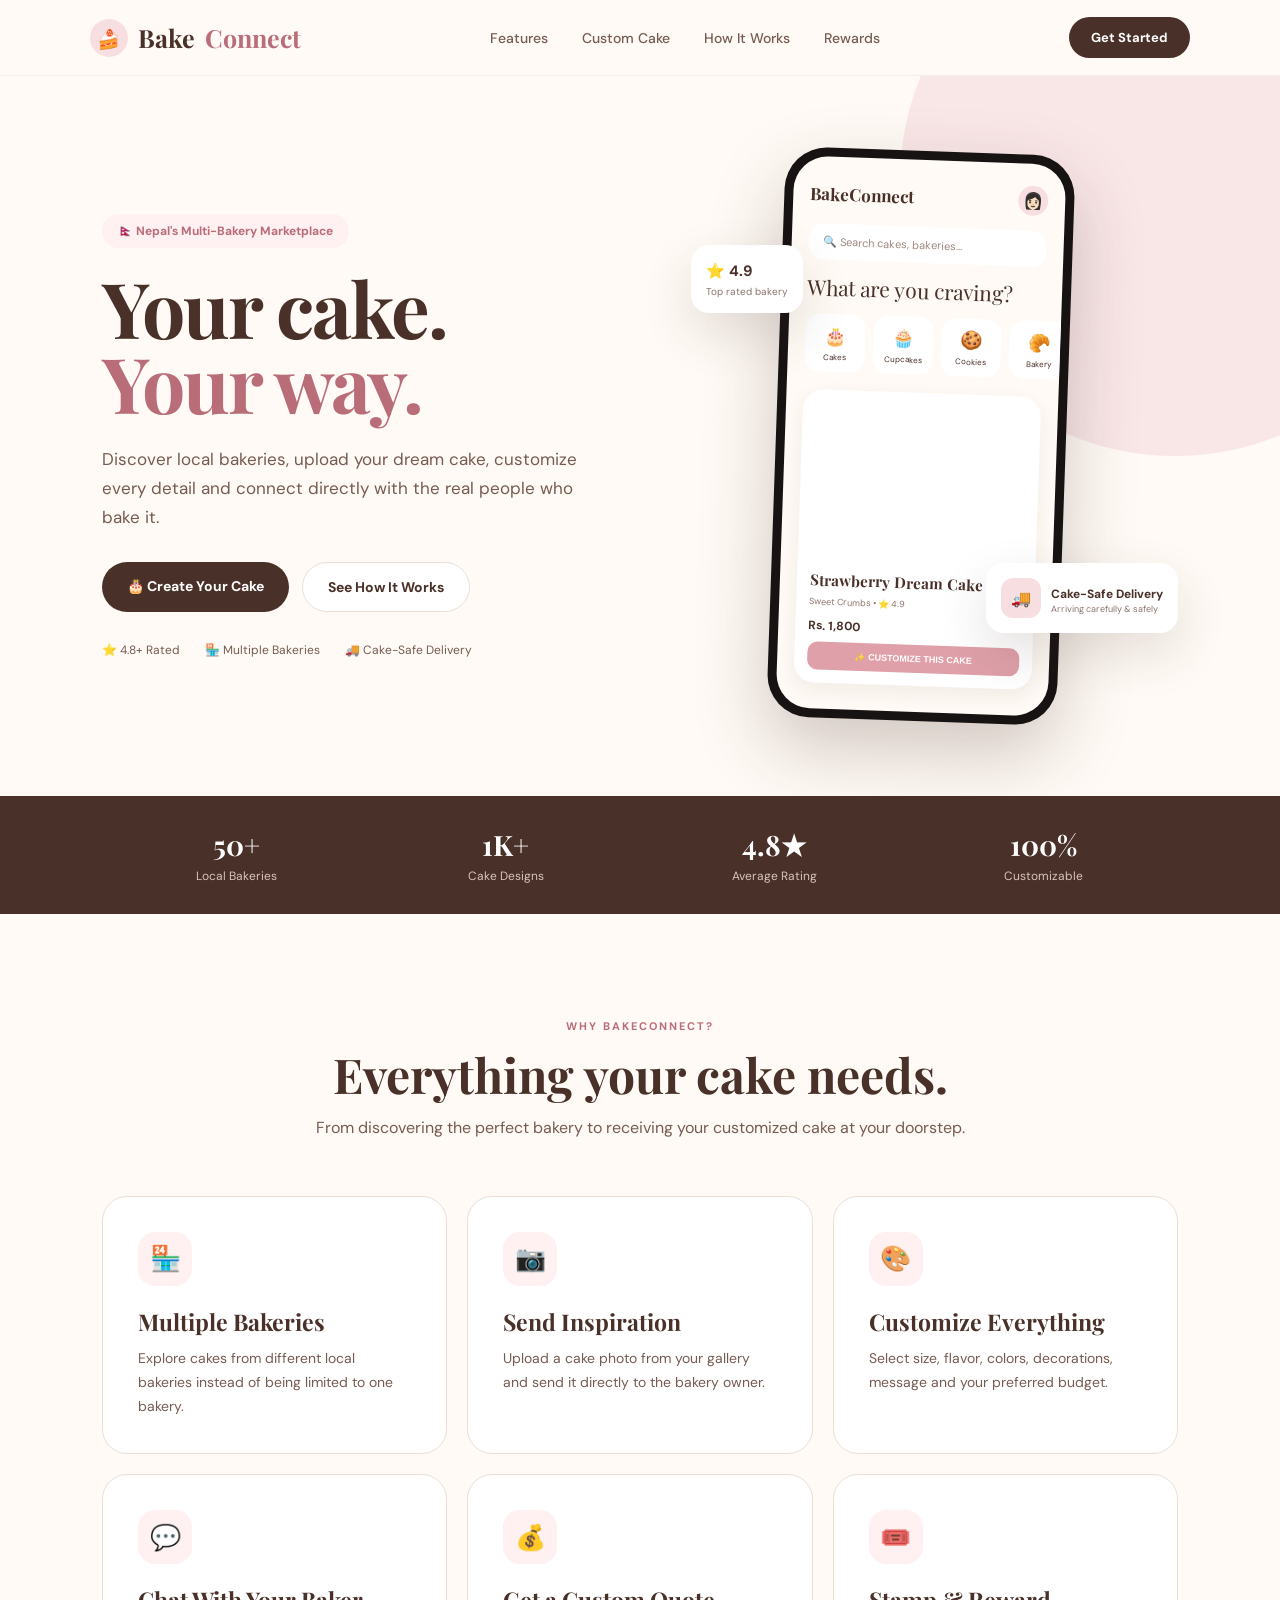
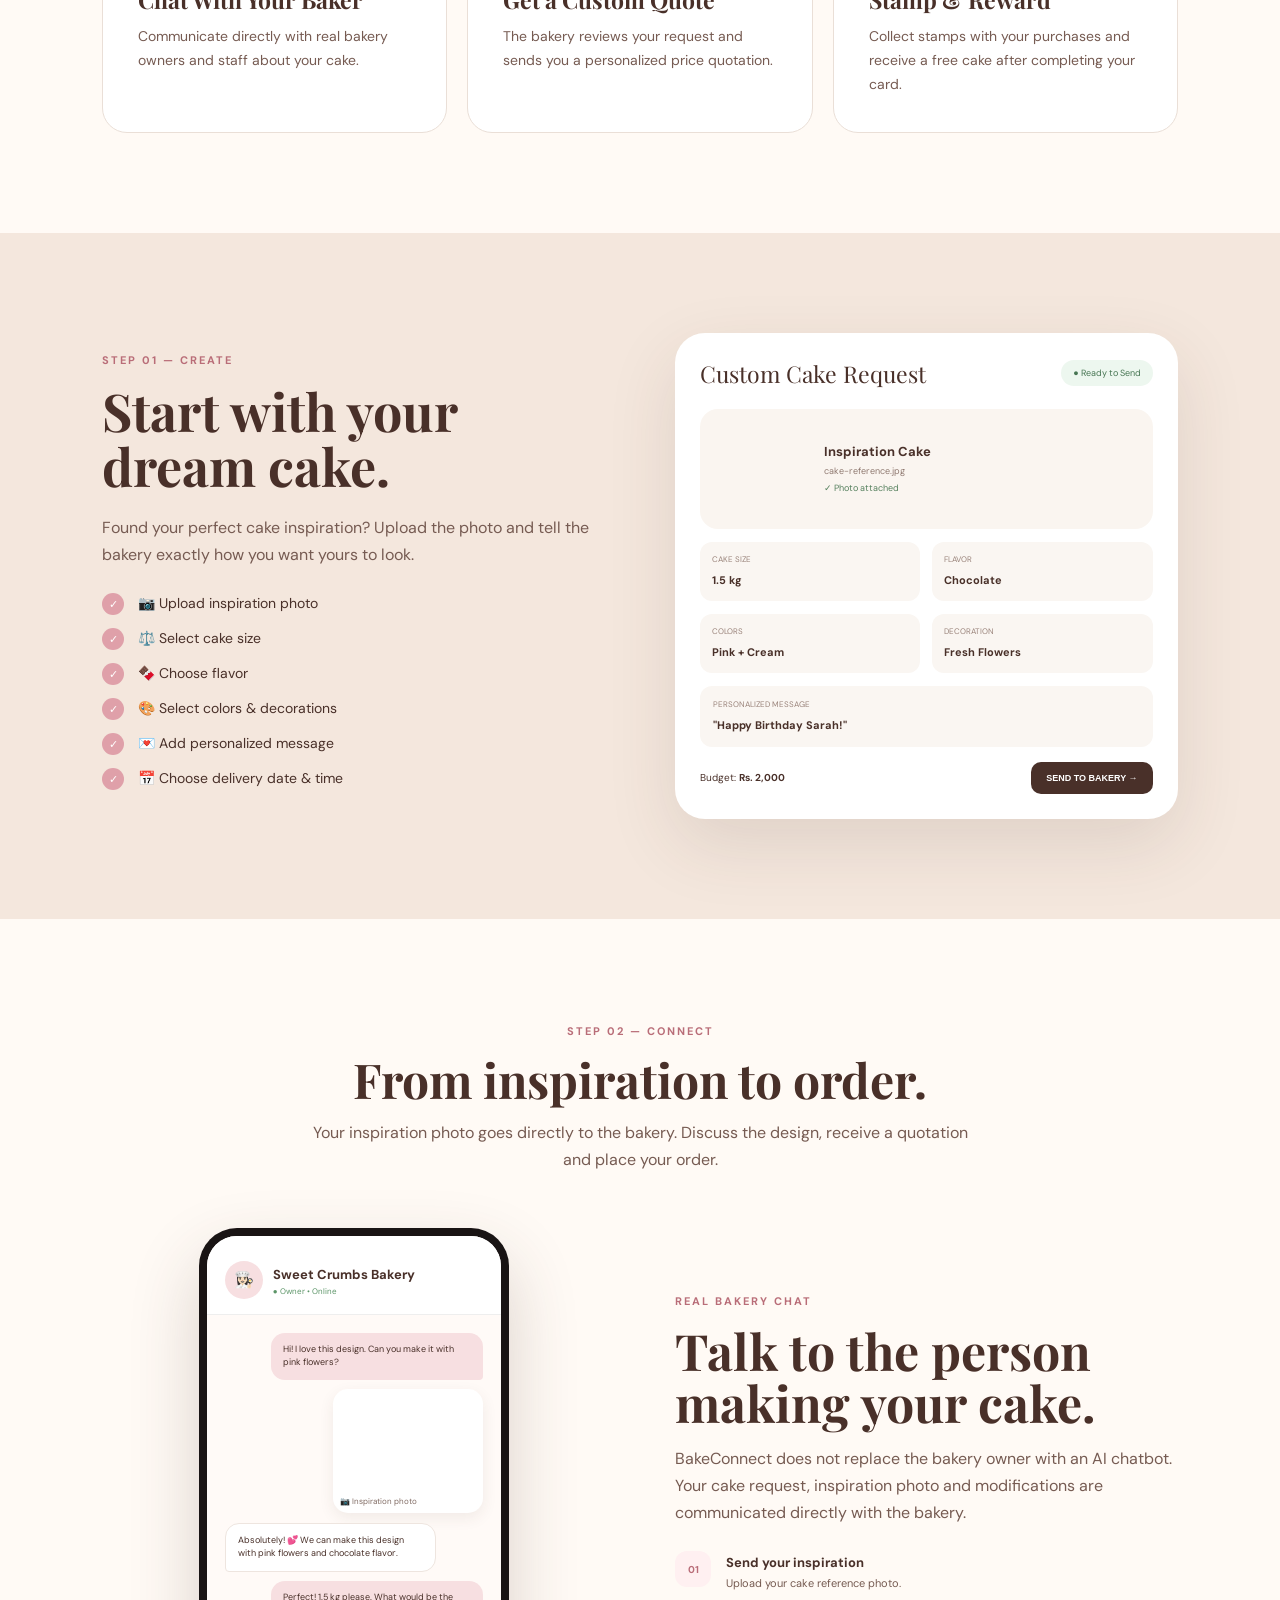
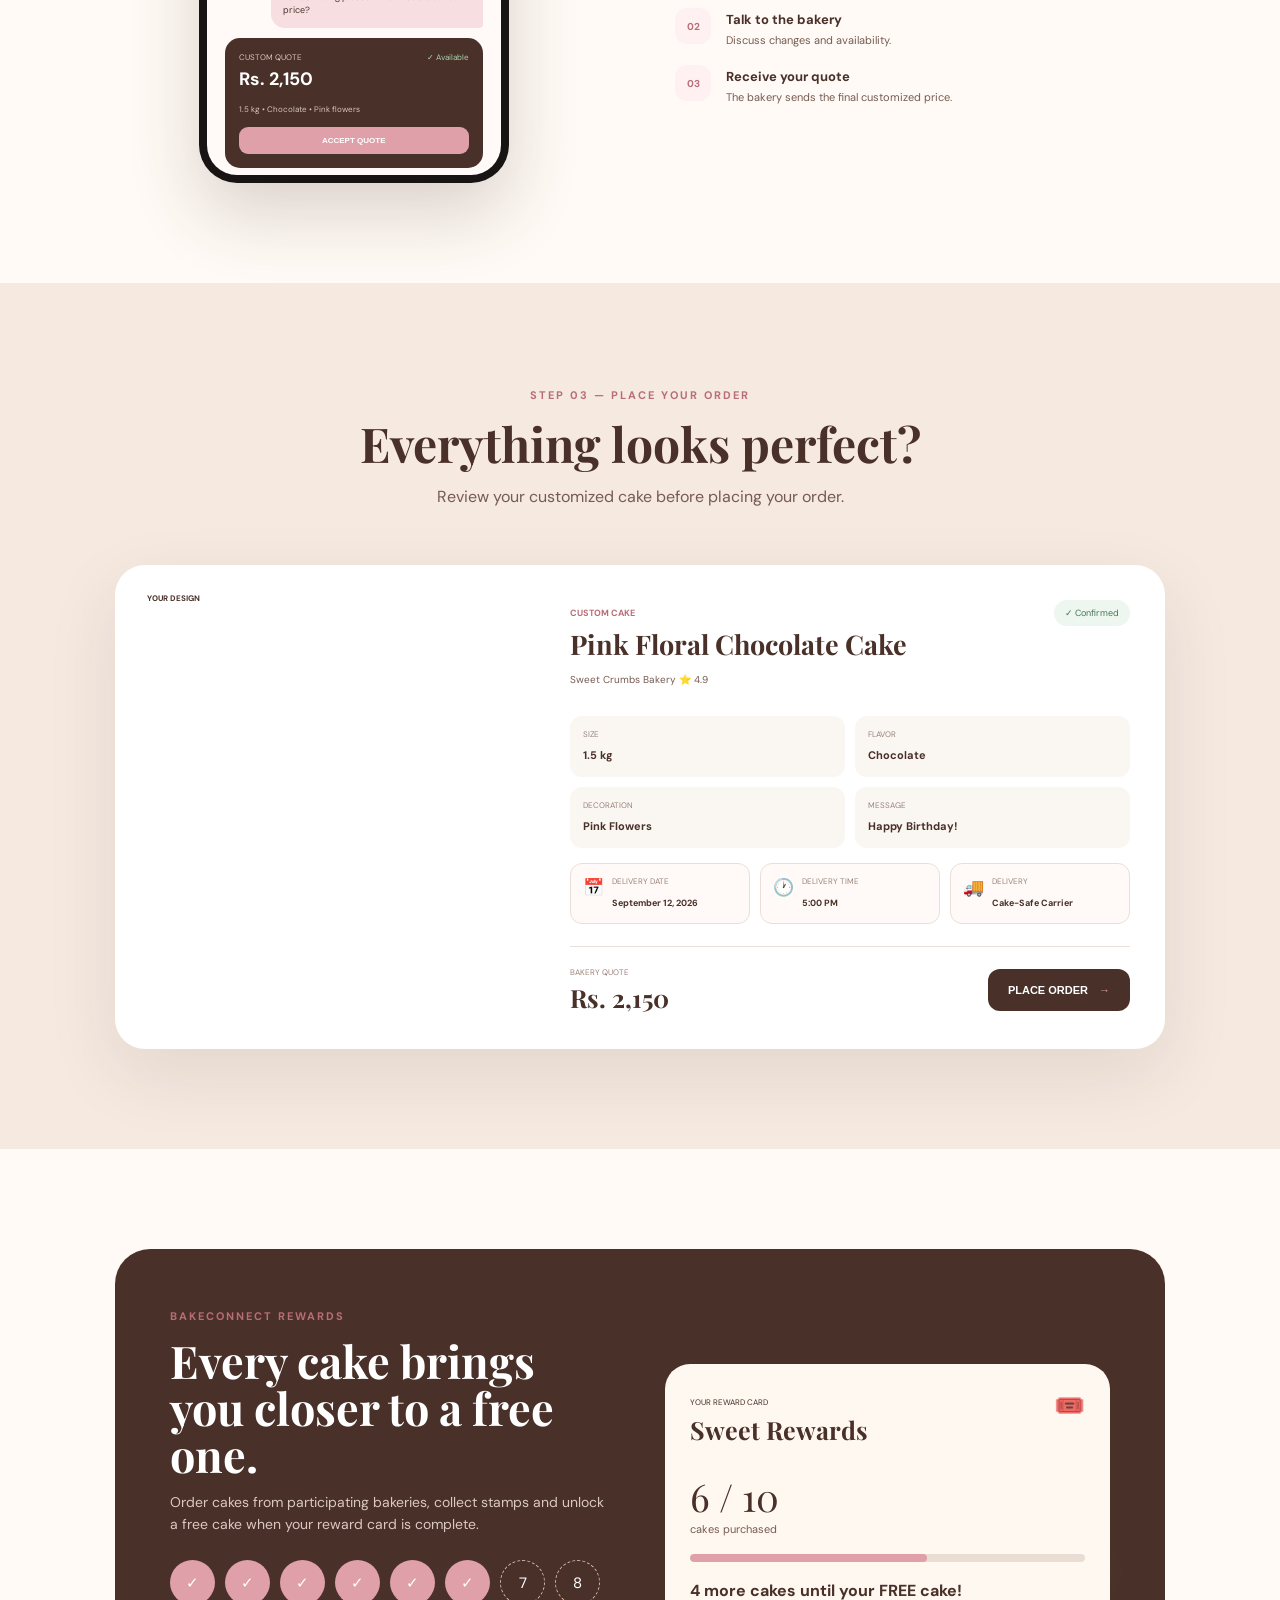
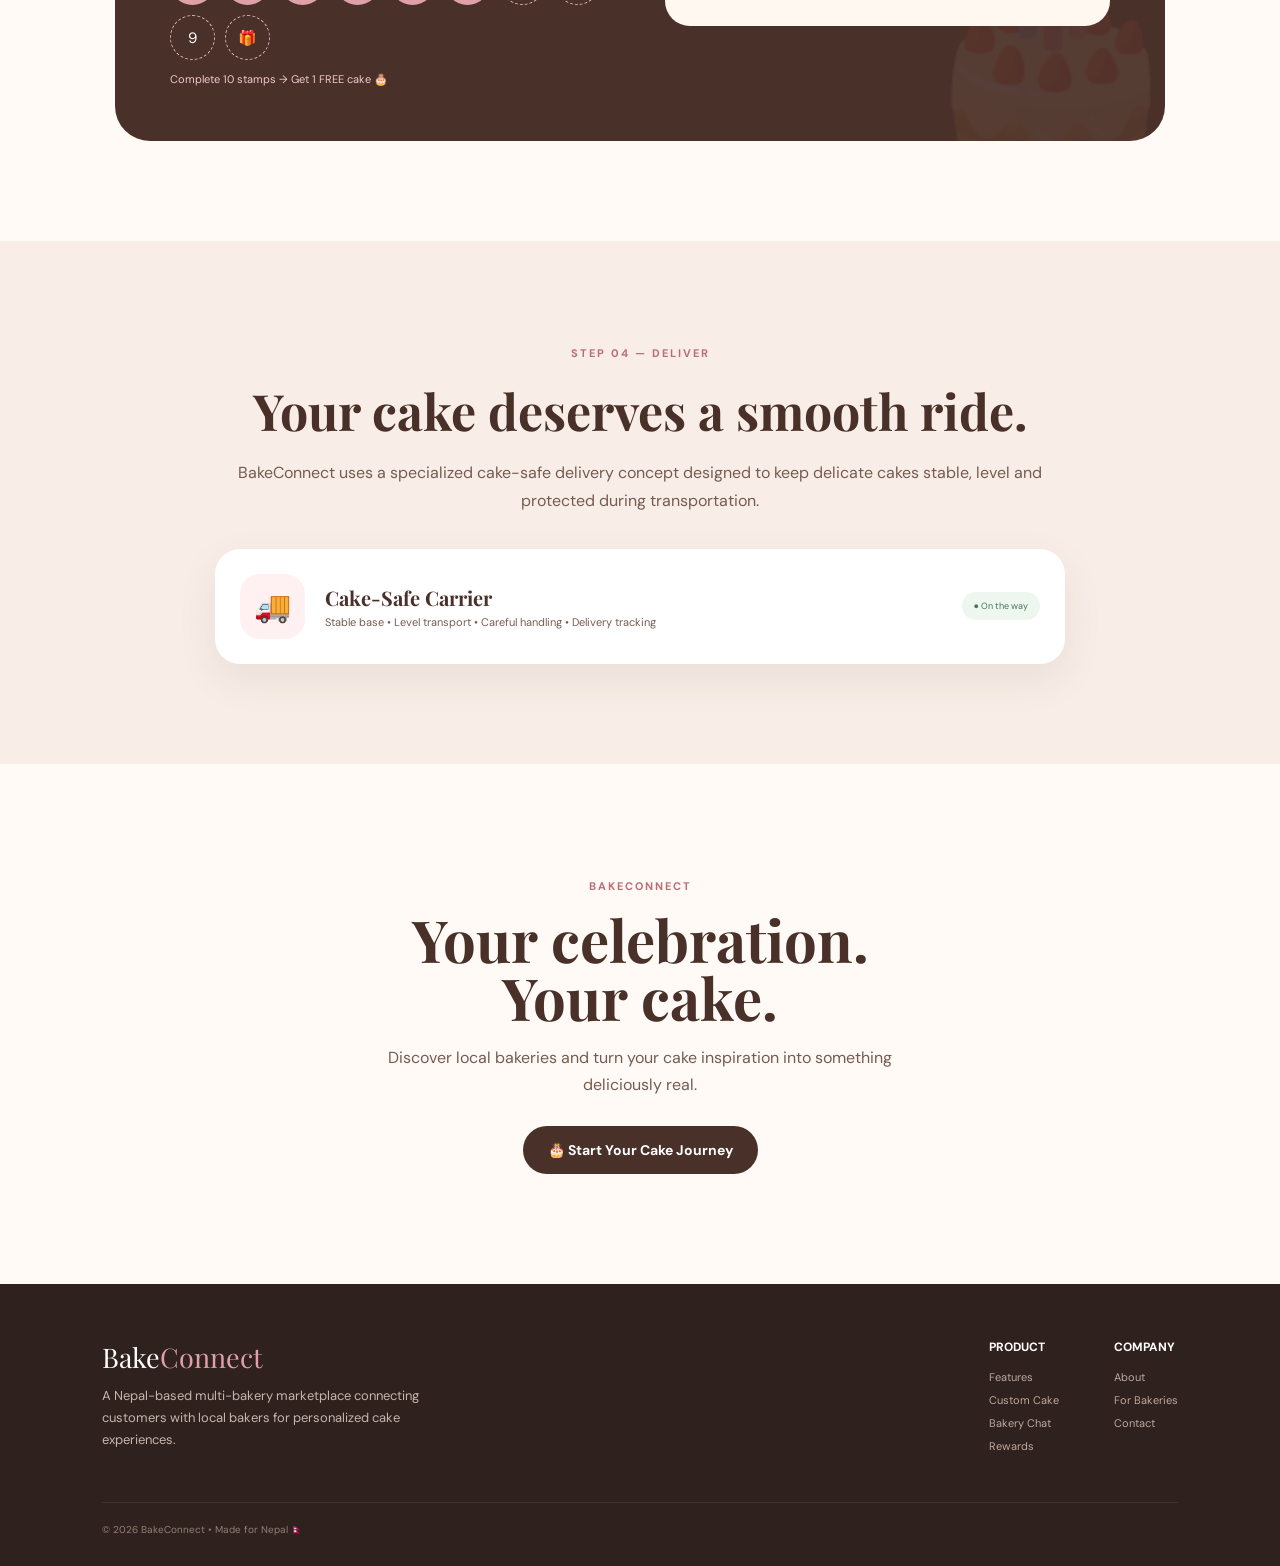
<file: index.html>
<!DOCTYPE html>
<html lang="en">
<head>
    <meta charset="UTF-8">
    <meta name="viewport" content="width=device-width, initial-scale=1.0">

    <title>BakeConnect | Your Cake. Your Way.</title>

    <link rel="preconnect" href="https://fonts.googleapis.com">
    <link rel="preconnect" href="https://fonts.gstatic.com" crossorigin>

    <link href="https://fonts.googleapis.com/css2?family=DM+Sans:wght@400;500;600;700&family=Playfair+Display:wght@500;600;700&display=swap" rel="stylesheet">

    <link rel="stylesheet" href="style.css">
</head>

<body>

<!-- ================= NAVBAR ================= -->

<nav>

    <div class="logo">
        <div class="cake-logo">🍰</div>
        Bake<span>Connect</span>
    </div>

    <ul class="nav-links">
        <li><a href="#features">Features</a></li>
        <li><a href="#custom">Custom Cake</a></li>
        <li><a href="#chat">How It Works</a></li>
        <li><a href="#rewards">Rewards</a></li>
    </ul>

    <a href="#order" class="nav-btn">
        Get Started
    </a>

</nav>


<!-- ================= HERO ================= -->

<section class="hero">

    <div class="hero-text">

        <div class="eyebrow">
            🇳🇵 Nepal's Multi-Bakery Marketplace
        </div>

        <h1>
            Your cake.<br>
            <span>Your way.</span>
        </h1>

        <p>
            Discover local bakeries, upload your dream cake,
            customize every detail and connect directly with
            the real people who bake it.
        </p>

        <div class="hero-buttons">

            <a href="#custom" class="primary-btn">
                🎂 Create Your Cake
            </a>

            <a href="#chat" class="secondary-btn">
                See How It Works
            </a>

        </div>

        <div class="trust">

            <div>⭐ 4.8+ Rated</div>

            <div>🏪 Multiple Bakeries</div>

            <div>🚚 Cake-Safe Delivery</div>

        </div>

    </div>


    <!-- PHONE -->

    <div class="hero-phone-area">

        <div class="floating-card rating-card">

            <strong>⭐ 4.9</strong>

            <small>
                Top rated bakery
            </small>

        </div>


        <div class="phone">

            <div class="phone-screen">

                <div class="phone-top">

                    <div class="phone-logo">
                        BakeConnect
                    </div>

                    <div class="avatar">
                        👩🏻
                    </div>

                </div>


                <div class="search">
                    🔍 Search cakes, bakeries...
                </div>


                <div class="app-title">
                    What are you craving?
                </div>


                <div class="categories">

                    <div class="category">
                        🎂
                        <small>Cakes</small>
                    </div>

                    <div class="category">
                        🧁
                        <small>Cupcakes</small>
                    </div>

                    <div class="category">
                        🍪
                        <small>Cookies</small>
                    </div>

                    <div class="category">
                        🥐
                        <small>Bakery</small>
                    </div>

                </div>


                <div class="cake-card">

                    <div class="cake-img"></div>

                    <div class="cake-info">

                        <strong>
                            Strawberry Dream Cake
                        </strong>

                        <p>
                            Sweet Crumbs • ⭐ 4.9
                        </p>

                        <span class="price">
                            Rs. 1,800
                        </span>

                        <button class="custom-btn">
                            ✨ CUSTOMIZE THIS CAKE
                        </button>

                    </div>

                </div>

            </div>

        </div>


        <div class="floating-card delivery-card">

            <div class="delivery-icon">
                🚚
            </div>

            <div>

                <strong>
                    Cake-Safe Delivery
                </strong>

                <small>
                    Arriving carefully & safely
                </small>

            </div>

        </div>

    </div>

</section>


<!-- ================= STATS ================= -->

<section class="stats">

    <div class="stat">
        <strong>50+</strong>
        <span>Local Bakeries</span>
    </div>

    <div class="stat">
        <strong>1K+</strong>
        <span>Cake Designs</span>
    </div>

    <div class="stat">
        <strong>4.8★</strong>
        <span>Average Rating</span>
    </div>

    <div class="stat">
        <strong>100%</strong>
        <span>Customizable</span>
    </div>

</section>


<!-- ================= FEATURES ================= -->

<section class="section" id="features">

    <div class="section-header">

        <span>WHY BAKECONNECT?</span>

        <h2>
            Everything your cake needs.
        </h2>

        <p>
            From discovering the perfect bakery to receiving
            your customized cake at your doorstep.
        </p>

    </div>


    <div class="features">

        <div class="feature">

            <div class="feature-icon">
                🏪
            </div>

            <h3>
                Multiple Bakeries
            </h3>

            <p>
                Explore cakes from different local bakeries
                instead of being limited to one bakery.
            </p>

        </div>


        <div class="feature">

            <div class="feature-icon">
                📷
            </div>

            <h3>
                Send Inspiration
            </h3>

            <p>
                Upload a cake photo from your gallery and
                send it directly to the bakery owner.
            </p>

        </div>


        <div class="feature">

            <div class="feature-icon">
                🎨
            </div>

            <h3>
                Customize Everything
            </h3>

            <p>
                Select size, flavor, colors, decorations,
                message and your preferred budget.
            </p>

        </div>


        <div class="feature">

            <div class="feature-icon">
                💬
            </div>

            <h3>
                Chat With Your Baker
            </h3>

            <p>
                Communicate directly with real bakery owners
                and staff about your cake.
            </p>

        </div>


        <div class="feature">

            <div class="feature-icon">
                💰
            </div>

            <h3>
                Get a Custom Quote
            </h3>

            <p>
                The bakery reviews your request and sends
                you a personalized price quotation.
            </p>

        </div>


        <div class="feature">

            <div class="feature-icon">
                🎟️
            </div>

            <h3>
                Stamp & Reward
            </h3>

            <p>
                Collect stamps with your purchases and
                receive a free cake after completing your card.
            </p>

        </div>

    </div>

</section>


<!-- ================= CUSTOM CAKE ================= -->

<section class="section custom-section" id="custom">

    <div class="custom-layout">

        <div class="custom-copy">

            <span>STEP 01 — CREATE</span>

            <h2>
                Start with your dream cake.
            </h2>

            <p>
                Found your perfect cake inspiration?
                Upload the photo and tell the bakery exactly
                how you want yours to look.
            </p>


            <ul class="check-list">

                <li>
                    📷 Upload inspiration photo
                </li>

                <li>
                    ⚖️ Select cake size
                </li>

                <li>
                    🍫 Choose flavor
                </li>

                <li>
                    🎨 Select colors & decorations
                </li>

                <li>
                    💌 Add personalized message
                </li>

                <li>
                    📅 Choose delivery date & time
                </li>

            </ul>

        </div>


        <!-- REQUEST CARD -->

        <div class="inquiry">

            <div class="inquiry-top">

                <div class="inquiry-title">
                    Custom Cake Request
                </div>

                <div class="status">
                    ● Ready to Send
                </div>

            </div>


            <!-- UPLOAD IMAGE -->

            <div class="upload-box">

                <div class="uploaded-cake">

                </div>

                <div class="upload-info">

                    <strong>
                        Inspiration Cake
                    </strong>

                    <small>
                        cake-reference.jpg
                    </small>

                    <span>
                        ✓ Photo attached
                    </span>

                </div>

            </div>


            <div class="form-row">

                <div class="input">

                    <small>
                        CAKE SIZE
                    </small>

                    <strong>
                        1.5 kg
                    </strong>

                </div>


                <div class="input">

                    <small>
                        FLAVOR
                    </small>

                    <strong>
                        Chocolate
                    </strong>

                </div>

            </div>


            <div class="form-row">

                <div class="input">

                    <small>
                        COLORS
                    </small>

                    <strong>
                        Pink + Cream
                    </strong>

                </div>


                <div class="input">

                    <small>
                        DECORATION
                    </small>

                    <strong>
                        Fresh Flowers
                    </strong>

                </div>

            </div>


            <div class="message-input">

                <small>
                    PERSONALIZED MESSAGE
                </small>

                <strong>
                    "Happy Birthday Sarah!"
                </strong>

            </div>


            <div class="request-footer">

                <span>
                    Budget: <strong>Rs. 2,000</strong>
                </span>

                <button class="send-request">
                    SEND TO BAKERY →
                </button>

            </div>

        </div>

    </div>

</section>


<!-- ================= CHAT / COMPLETE PROCESS ================= -->

<section class="section chat-section" id="chat">

    <div class="section-header">

        <span>
            STEP 02 — CONNECT
        </span>

        <h2>
            From inspiration to order.
        </h2>

        <p>
            Your inspiration photo goes directly to the bakery.
            Discuss the design, receive a quotation and place your order.
        </p>

    </div>


    <div class="chat-layout">


        <!-- CHAT PHONE -->

        <div class="chat-phone">

            <div class="chat-screen">


                <!-- HEADER -->

                <div class="chat-header">

                    <div class="bakery-avatar">
                        👩🏻‍🍳
                    </div>

                    <div>

                        <strong>
                            Sweet Crumbs Bakery
                        </strong>

                        <span class="online">
                            ● Owner • Online
                        </span>

                    </div>

                </div>


                <!-- CHAT -->

                <div class="messages">


                    <!-- CUSTOMER TEXT -->

                    <div class="message customer">

                        Hi! I love this design.
                        Can you make it with pink flowers?

                    </div>


                    <!-- CUSTOMER PHOTO -->

                    <div class="sent-photo">

                        <div class="sent-photo-image">

                        </div>

                        <div class="photo-caption">

                            📷 Inspiration photo

                        </div>

                    </div>


                    <!-- BAKERY RESPONSE -->

                    <div class="message bakery">

                        Absolutely! 💕
                        We can make this design with
                        pink flowers and chocolate flavor.

                    </div>


                    <!-- CUSTOMER -->

                    <div class="message customer">

                        Perfect! 1.5 kg please.
                        What would be the price?

                    </div>


                    <!-- QUOTE -->

                    <div class="quote-message">

                        <div class="quote-top">

                            <small>
                                CUSTOM QUOTE
                            </small>

                            <span>
                                ✓ Available
                            </span>

                        </div>

                        <strong>
                            Rs. 2,150
                        </strong>

                        <small>
                            1.5 kg • Chocolate
                            • Pink flowers
                        </small>

                        <button class="accept">
                            ACCEPT QUOTE
                        </button>

                    </div>


                </div>

            </div>

        </div>


        <!-- CHAT EXPLANATION -->

        <div class="chat-copy">

            <span>
                REAL BAKERY CHAT
            </span>

            <h2>
                Talk to the person making your cake.
            </h2>

            <p>
                BakeConnect does not replace the bakery owner
                with an AI chatbot. Your cake request,
                inspiration photo and modifications are
                communicated directly with the bakery.
            </p>


            <div class="process-list">

                <div class="process">

                    <div class="process-number">
                        01
                    </div>

                    <div>
                        <strong>
                            Send your inspiration
                        </strong>

                        <p>
                            Upload your cake reference photo.
                        </p>
                    </div>

                </div>


                <div class="process">

                    <div class="process-number">
                        02
                    </div>

                    <div>
                        <strong>
                            Talk to the bakery
                        </strong>

                        <p>
                            Discuss changes and availability.
                        </p>
                    </div>

                </div>


                <div class="process">

                    <div class="process-number">
                        03
                    </div>

                    <div>
                        <strong>
                            Receive your quote
                        </strong>

                        <p>
                            The bakery sends the final customized price.
                        </p>
                    </div>

                </div>

            </div>

        </div>

    </div>

</section>


<!-- ================= ORDER SUMMARY ================= -->

<section class="section order-section" id="order">

    <div class="section-header">

        <span>
            STEP 03 — PLACE YOUR ORDER
        </span>

        <h2>
            Everything looks perfect?
        </h2>

        <p>
            Review your customized cake before placing your order.
        </p>

    </div>


    <div class="order-card">


        <!-- ORDER IMAGE -->

        <div class="order-image">

            <div class="image-badge">
                YOUR DESIGN
            </div>

        </div>


        <!-- ORDER DETAILS -->

        <div class="order-details">

            <div class="order-heading">

                <div>

                    <small>
                        CUSTOM CAKE
                    </small>

                    <h3>
                        Pink Floral Chocolate Cake
                    </h3>

                    <span>
                        Sweet Crumbs Bakery ⭐ 4.9
                    </span>

                </div>

                <div class="confirmed">
                    ✓ Confirmed
                </div>

            </div>


            <div class="order-grid">

                <div>
                    <small>
                        SIZE
                    </small>

                    <strong>
                        1.5 kg
                    </strong>
                </div>


                <div>
                    <small>
                        FLAVOR
                    </small>

                    <strong>
                        Chocolate
                    </strong>
                </div>


                <div>
                    <small>
                        DECORATION
                    </small>

                    <strong>
                        Pink Flowers
                    </strong>
                </div>


                <div>
                    <small>
                        MESSAGE
                    </small>

                    <strong>
                        Happy Birthday!
                    </strong>
                </div>

            </div>


            <div class="delivery-info">

                <div>
                    <span>📅</span>

                    <div>
                        <small>
                            DELIVERY DATE
                        </small>

                        <strong>
                            September 12, 2026
                        </strong>
                    </div>

                </div>


                <div>
                    <span>🕐</span>

                    <div>
                        <small>
                            DELIVERY TIME
                        </small>

                        <strong>
                            5:00 PM
                        </strong>
                    </div>

                </div>


                <div>
                    <span>🚚</span>

                    <div>
                        <small>
                            DELIVERY
                        </small>

                        <strong>
                            Cake-Safe Carrier
                        </strong>
                    </div>

                </div>

            </div>


            <div class="order-total">

                <div>

                    <small>
                        BAKERY QUOTE
                    </small>

                    <strong>
                        Rs. 2,150
                    </strong>

                </div>


                <button class="place-order" onclick="placeOrder()">

                    PLACE ORDER

                    <span>
                        →
                    </span>

                </button>

            </div>

        </div>

    </div>

</section>


<!-- ================= REWARDS ================= -->

<section class="reward-section" id="rewards">

    <div class="reward-card">


        <div class="reward-copy">

            <span>
                BAKECONNECT REWARDS
            </span>

            <h2>
                Every cake brings you closer to a free one.
            </h2>

            <p>
                Order cakes from participating bakeries,
                collect stamps and unlock a free cake
                when your reward card is complete.
            </p>


            <div class="stamps">

                <div class="stamp filled">✓</div>
                <div class="stamp filled">✓</div>
                <div class="stamp filled">✓</div>
                <div class="stamp filled">✓</div>
                <div class="stamp filled">✓</div>
                <div class="stamp filled">✓</div>

                <div class="stamp">7</div>
                <div class="stamp">8</div>
                <div class="stamp">9</div>

                <div class="stamp gift">
                    🎁
                </div>

            </div>


            <div class="free">
                Complete 10 stamps → Get 1 FREE cake 🎂
            </div>

        </div>


        <!-- REWARD CARD -->

        <div class="reward-visual">

            <div class="reward-visual-top">

                <div>

                    <small>
                        YOUR REWARD CARD
                    </small>

                    <h3>
                        Sweet Rewards
                    </h3>

                </div>

                <div class="ticket">
                    🎟️
                </div>

            </div>


            <div class="reward-number">
                6 / 10
            </div>

            <p>
                cakes purchased
            </p>


            <div class="progress">

                <div class="progress-bar"></div>

            </div>


            <strong>
                4 more cakes until your FREE cake!
            </strong>

        </div>

    </div>

</section>


<!-- ================= DELIVERY ================= -->

<section class="section delivery-section">

    <div class="delivery-content">

        <span>
            STEP 04 — DELIVER
        </span>

        <h2>
            Your cake deserves a smooth ride.
        </h2>

        <p>
            BakeConnect uses a specialized cake-safe delivery
            concept designed to keep delicate cakes stable,
            level and protected during transportation.
        </p>


        <div class="delivery-box">

            <div class="truck">
                🚚
            </div>

            <div>

                <h3>
                    Cake-Safe Carrier
                </h3>

                <p>
                    Stable base • Level transport • Careful handling
                    • Delivery tracking
                </p>

            </div>

            <div class="delivery-status">
                ● On the way
            </div>

        </div>

    </div>

</section>


<!-- ================= CTA ================= -->

<section class="cta">

    <span>
        BAKECONNECT
    </span>

    <h2>
        Your celebration.<br>
        Your cake.
    </h2>

    <p>
        Discover local bakeries and turn your cake inspiration
        into something deliciously real.
    </p>

    <a href="#custom" class="primary-btn">
        🎂 Start Your Cake Journey
    </a>

</section>


<!-- ================= FOOTER ================= -->

<footer>

    <div class="footer-top">

        <div>

            <div class="footer-logo">
                Bake<span>Connect</span>
            </div>

            <p class="footer-about">
                A Nepal-based multi-bakery marketplace
                connecting customers with local bakers
                for personalized cake experiences.
            </p>

        </div>


        <div class="footer-links">

            <div class="footer-column">

                <h4>
                    PRODUCT
                </h4>

                <a href="#features">
                    Features
                </a>

                <a href="#custom">
                    Custom Cake
                </a>

                <a href="#chat">
                    Bakery Chat
                </a>

                <a href="#rewards">
                    Rewards
                </a>

            </div>


            <div class="footer-column">

                <h4>
                    COMPANY
                </h4>

                <a href="#">
                    About
                </a>

                <a href="#">
                    For Bakeries
                </a>

                <a href="#">
                    Contact
                </a>

            </div>

        </div>

    </div>


    <div class="copyright">

        © 2026 BakeConnect • Made for Nepal 🇳🇵

    </div>

</footer>


<script>

function placeOrder() {

    alert(
        "🎂 Order Placed Successfully!\n\n" +
        "Pink Floral Chocolate Cake\n" +
        "Sweet Crumbs Bakery\n\n" +
        "Total: Rs. 2,150\n" +
        "Delivery: September 12 at 5:00 PM"
    );

}

</script>

</body>
</html>
</file>
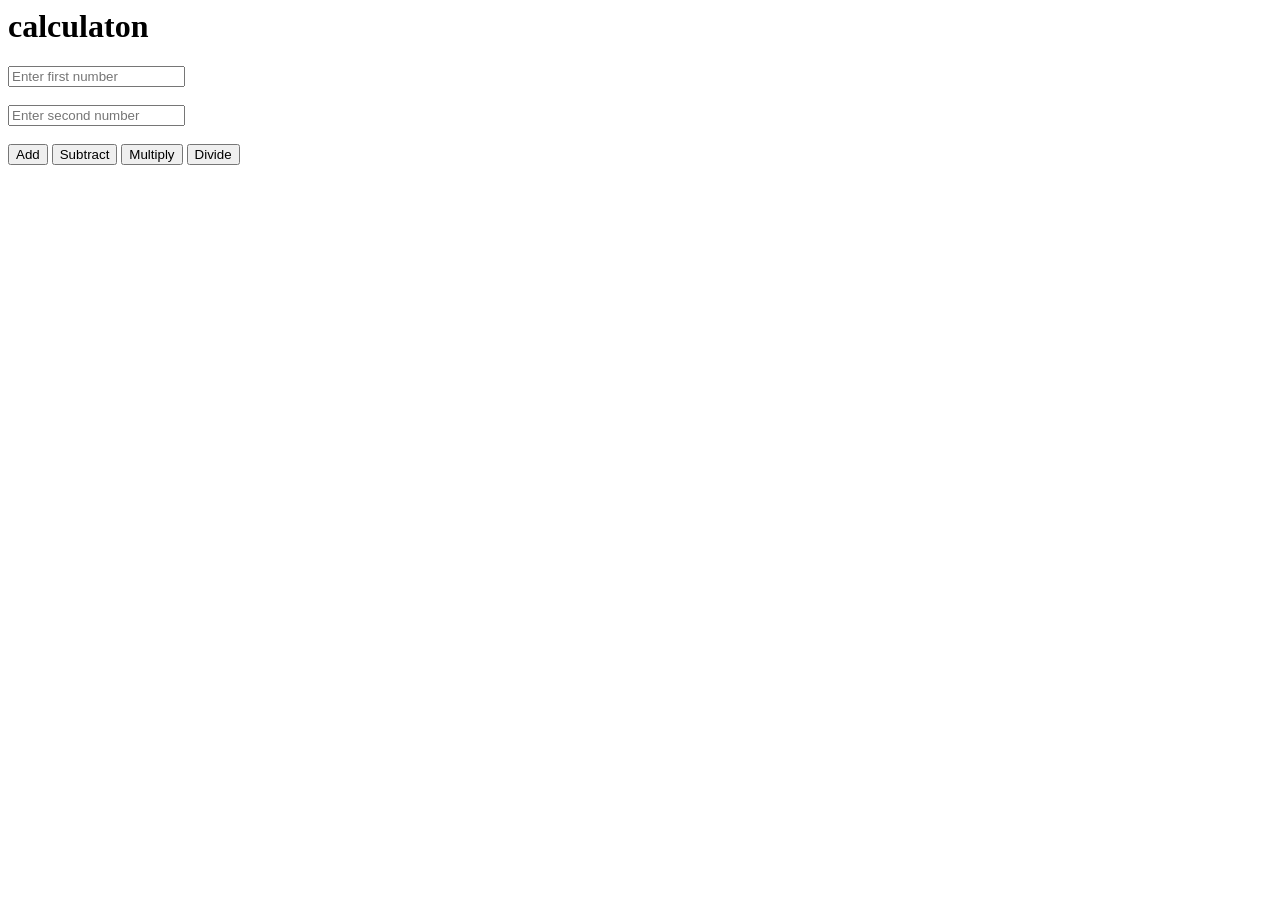
<file: calculation.html>
<html>
    <body>
        <h1>calculaton</h1>
        <input type = "number" id ="number1" placeholder = "Enter first number"><br><br>
        <input type = "number" id ="number2" placeholder = "Enter second number"><br><br>

        <button onclick="calculate('+')">Add</button>
        <button onclick="calculate('-')">Subtract</button>
        <button onclick="calculate('*')">Multiply</button>
        <button onclick="calculate('/')">Divide</button>

       
        <p id = "result"></p>
        <script src = "calculation.js"></script>
    </body>
</html>
</file>
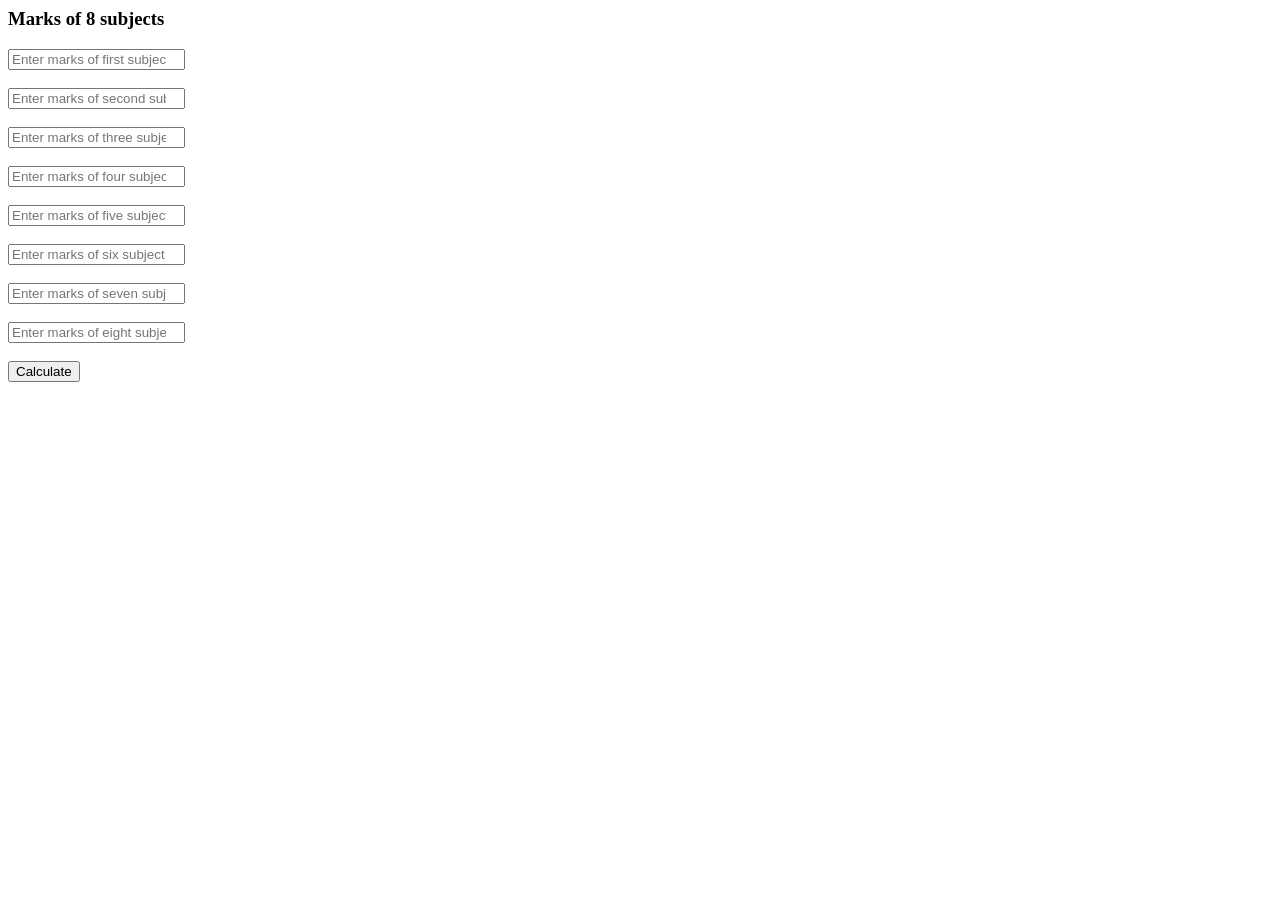
<file: grade.html>
<html>
    <head>
        <title>Grade Calculator</title>
    </head>
    <body>
        <h3> Marks of 8 subjects</h3>
        <input type="number" id="sub1" placeholder="Enter marks of first subject"> <br><br>
        <input type="number" id="sub2" placeholder="Enter marks of second subject"><br><br>
        <input type="number" id="sub3" placeholder="Enter marks of three subject"><br><br>
        <input type="number" id="sub4" placeholder="Enter marks of four subject"><br><br>
        <input type="number" id="sub5" placeholder="Enter marks of five subject"><br><br>
        <input type="number" id="sub6" placeholder="Enter marks of six subject"><br><br>
        <input type="number" id="sub7" placeholder="Enter marks of seven subject"><br><br>
        <input type="number" id="sub8" placeholder="Enter marks of eight subject"><br><br>
        <button onclick="calculate()">Calculate</button>
        <h3 id="total"></h3>
        <h3 id = "result"></h3>
        <script src = "grade.js"></script>


    </body> 
   
</html>
</file>
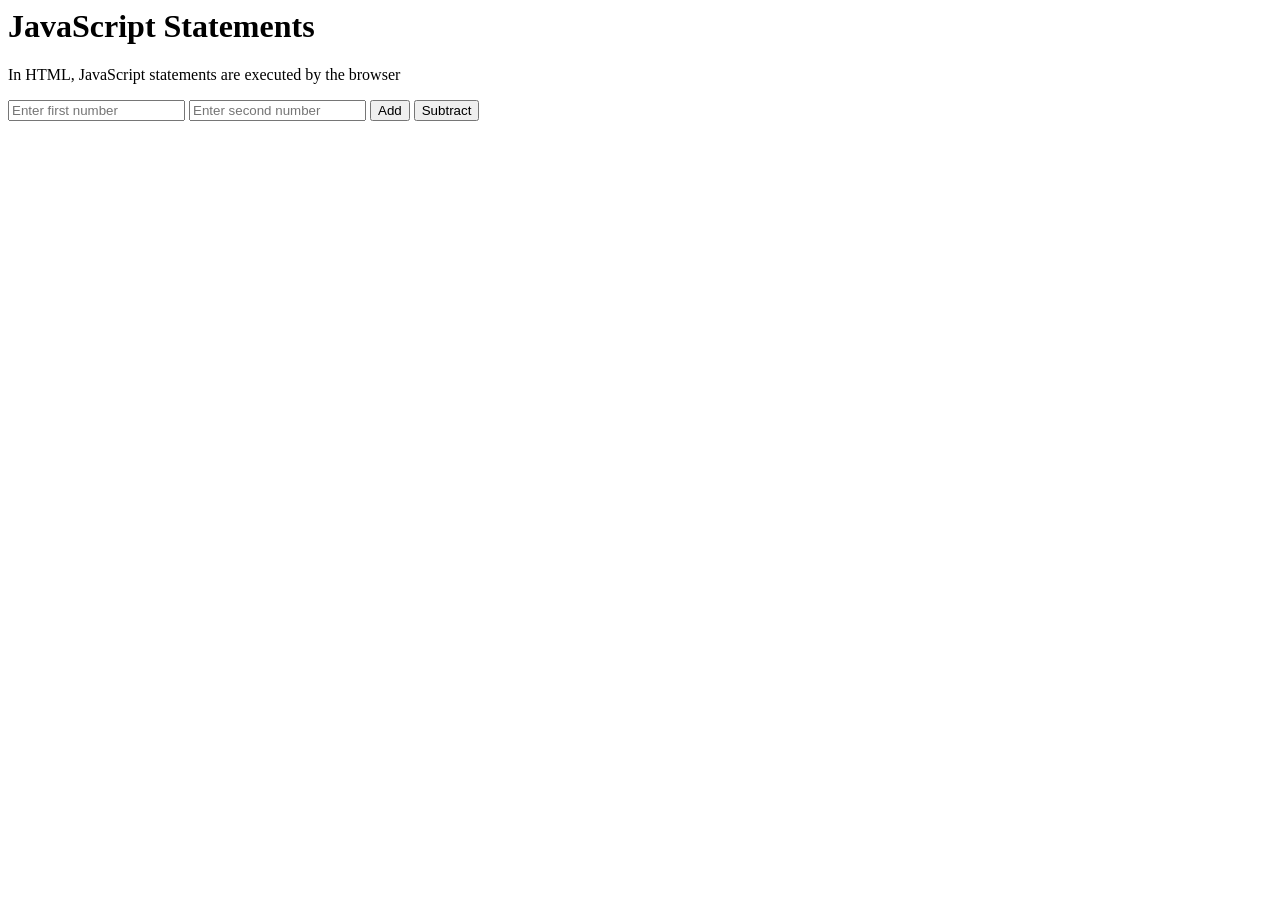
<file: script.html>
<html>
    <body>
        <h1>JavaScript Statements</h1>
        <p> In HTML, JavaScript statements are executed by the browser</p>
        <input type = "number" id ="number1" placeholder = "Enter first number">
        <input type = "number" id ="number2" placeholder = "Enter second number">
        <button onclick="sum()">Add</button>
        <button onclick="subtract()">Subtract</button>
        <p id = "result"></p>
        <script src = "script.js"></script>
    </body>
</html>
</file>
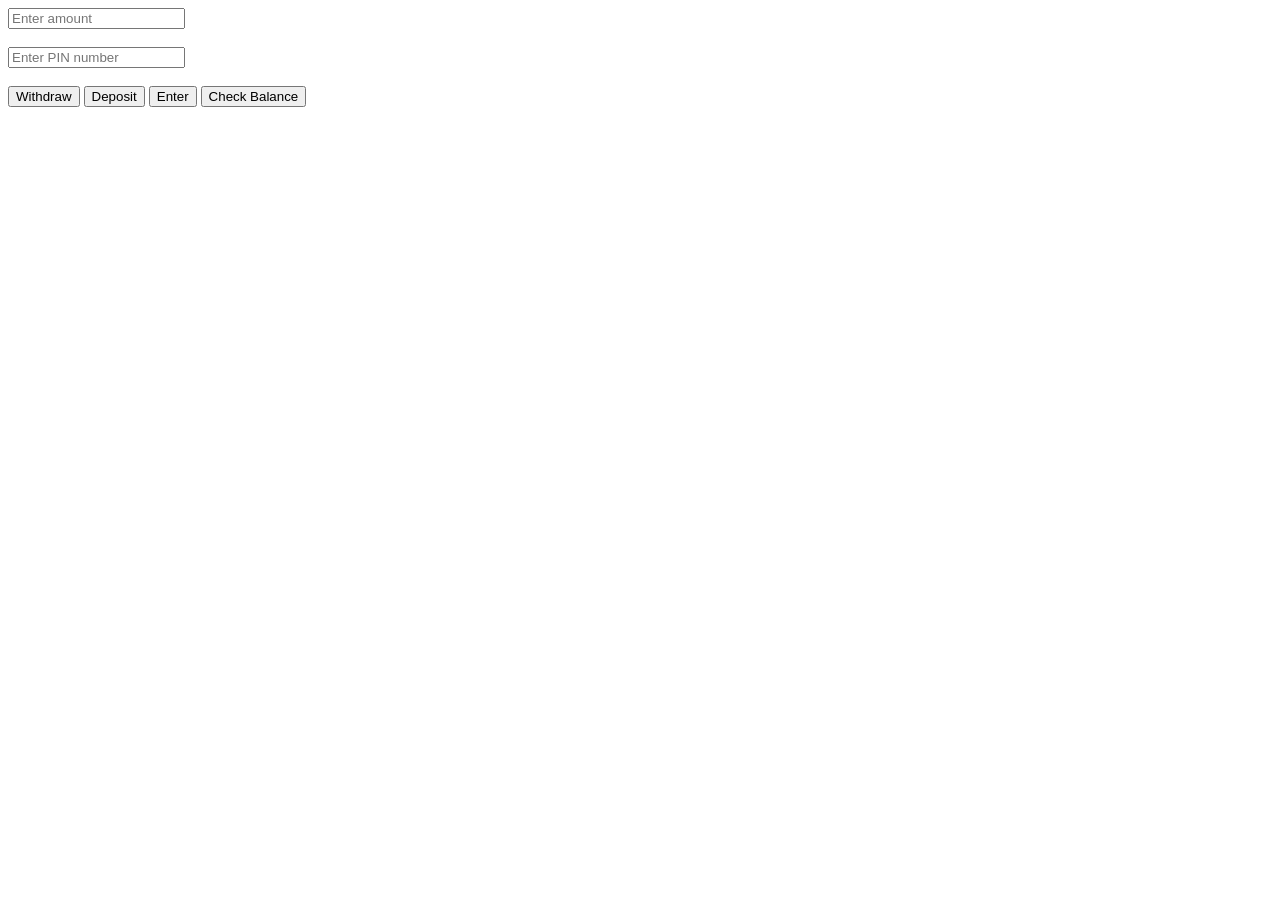
<file: week2/atm.html>
<html>
    <head> 
        <title>ATM</title>
    </head>
    <body>
        <input type = "number" id ="num1" placeholder = "Enter amount"><br><br>
   
        <input type = "number" id ="num3" placeholder = "Enter PIN number"><br><br>


        <button onclick="withdraw()">Withdraw</button>
        <button onclick="deposit()">Deposit</button>
        <button onclick="checkPin()">Enter</button>
        <button onclick="checkBalance()">Check Balance</button>

        <p id = "result"></p>
        <script src = "atm.js"></script>
    </body>
</html>
</file>
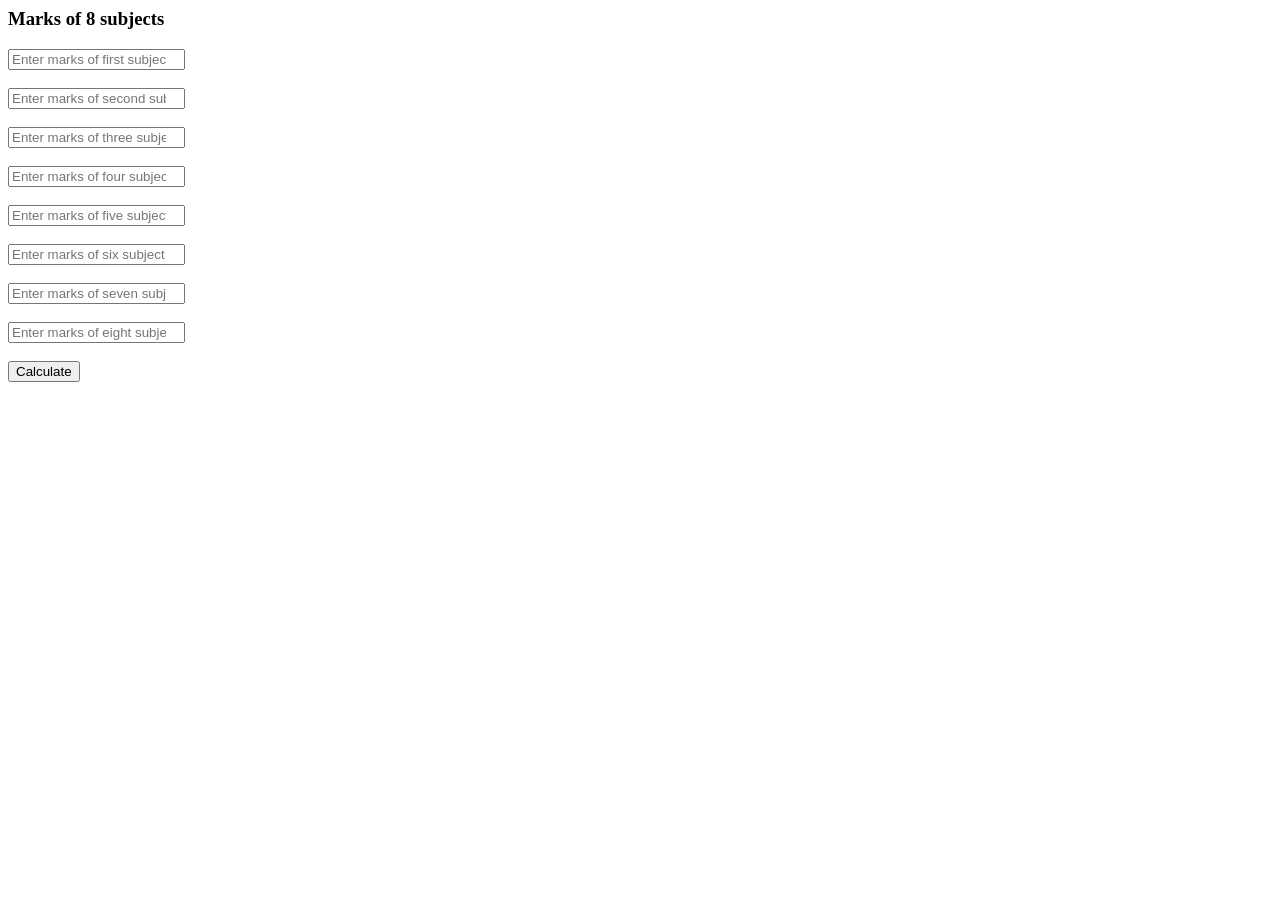
<file: week2/grade.html>
<html>
    <head>
        <title>Grade Calculator</title>
    <body>
        <h3> Marks of 8 subjects</h3>
        <input type="number" id="sub1" placeholder="Enter marks of first subject"> <br><br>
        <input type="number" id="sub2" placeholder="Enter marks of second subject"><br><br>
        <input type="number" id="sub3" placeholder="Enter marks of three subject"><br><br>
        <input type="number" id="sub4" placeholder="Enter marks of four subject"><br><br>
        <input type="number" id="sub5" placeholder="Enter marks of five subject"><br><br>
        <input type="number" id="sub6" placeholder="Enter marks of six subject"><br><br>
        <input type="number" id="sub7" placeholder="Enter marks of seven subject"><br><br>
        <input type="number" id="sub8" placeholder="Enter marks of eight subject"><br><br>
        <button onclick="calculate()">Calculate</button>
        <h3 id="total"></h3>
        <h3 id = "result"></h3>
        <script src = "grade.js"></script>


    </body> 
    </head>
</html>
</file>
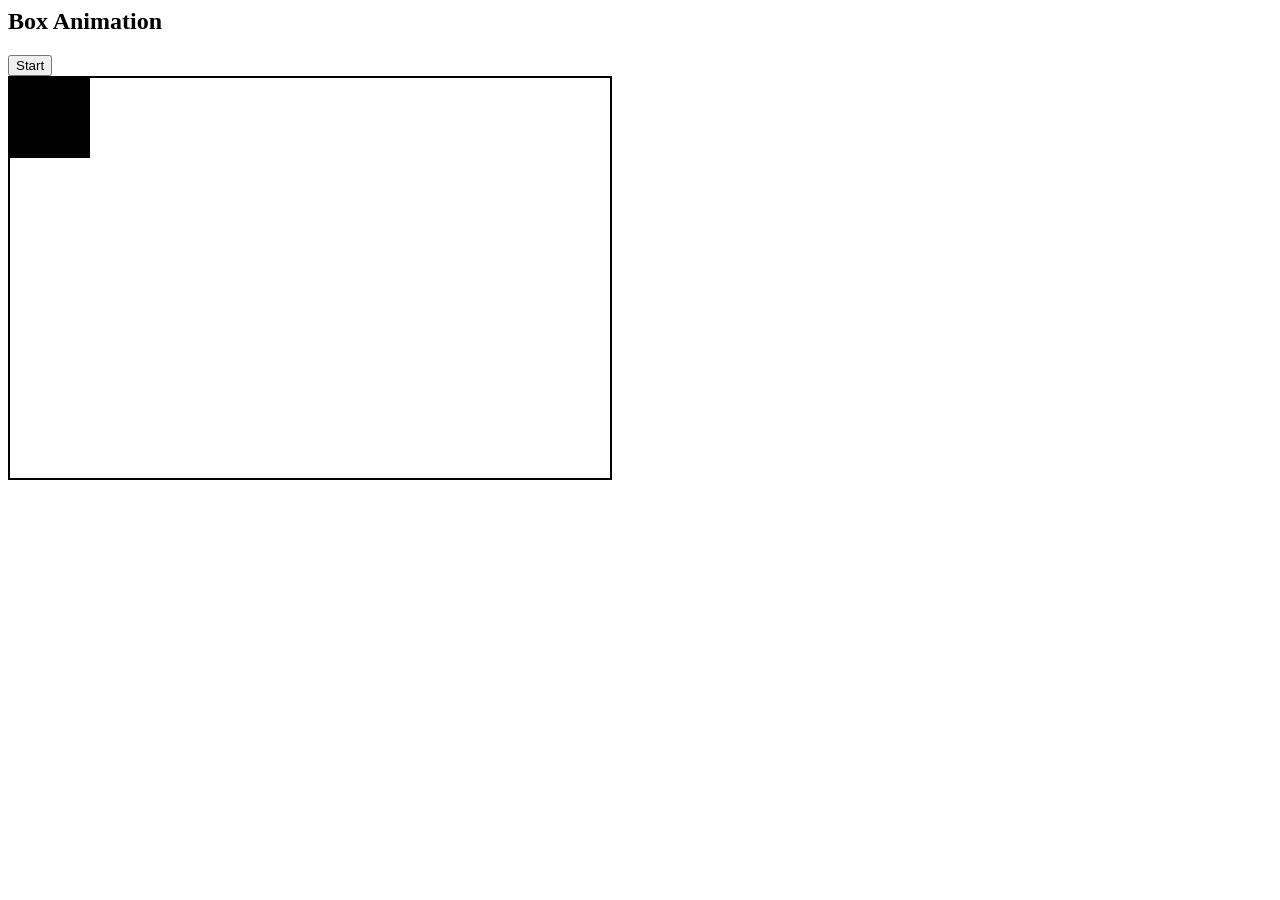
<file: week3/animation.html>
<html>

<head>
    <title>Box Animation</title>

    <style>
        #area {
            width: 600px;
            height: 400px;
            border: 2px solid black;
            position: relative;
        }

        #box {
            width: 80px;
            height: 80px;
            background-color: black;
            position: absolute;
            top: 0px;
            left: 0px;
        }
    </style>

    <script src="https://code.jquery.com/jquery-3.7.1.min.js"></script>

    <script>
        $(document).ready(function(){

            $("#button").click(function(){

                $("#box").animate({top:"320px"},1000,function(){

                    $("#box").css("background-color","blue");

                    $("#box").animate({left:"520px"},1000,function(){

                        $("#box").css("background-color","purple");

                        $("#box").animate({top:"0px"},1000,function(){

                            $("#box").css("background-color","pink");

                            $("#box").animate({left:"0px"},1000);

                        });

                    });

                });

            });

        });
    </script>
</head>

<body>

    <h2>Box Animation</h2>

    <button id="button">Start</button>

    <div id="area">
        <div id="box"></div>
    </div>

</body>

</html>
</file>
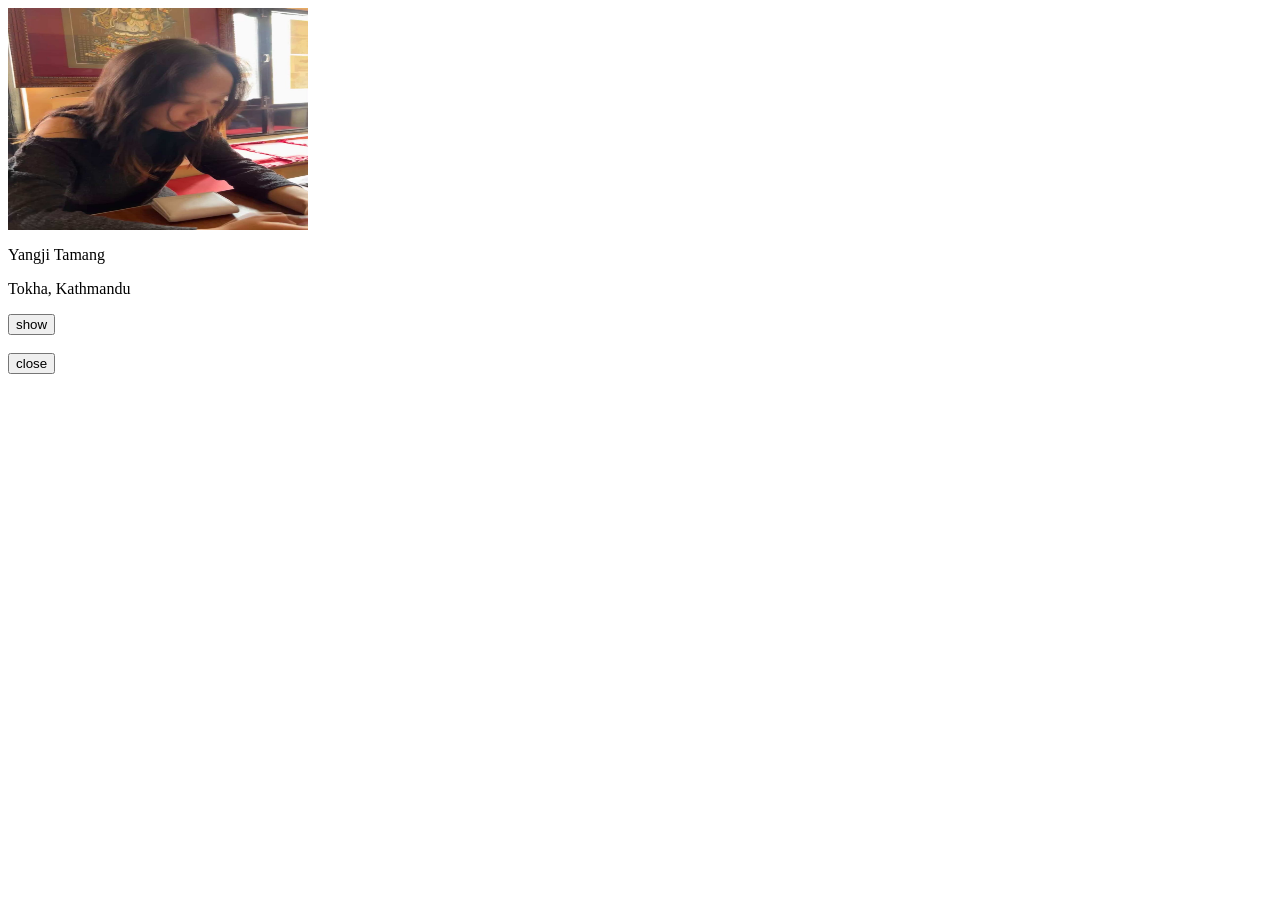
<file: week3/profile.html>
<html>
    <head>
        <title>Profile card</title> </head>
        <script src="https://code.jquery.com/jquery-3.7.1.min.js"></script>
  
        <img src="image.jpg"  width="300" height="222" >

        <p> Yangji Tamang</p>
        <p> Tokha, Kathmandu</p>
        <script>
        $(document).ready(function(){
        $("#show").click(function(){
        $("#qr").show();
    });

    $("#close").click(function(){
        $("#qr").hide();
    });
   
});

</script>  
  </head> 
    <body> 
        
    <button id="show">show</button><br><br>
        <img id="qr" src="qr.png"  width="500" height="333" style="display:none;">
         
        <button id="close">close</button>
    </body> 
  
</html>
</file>
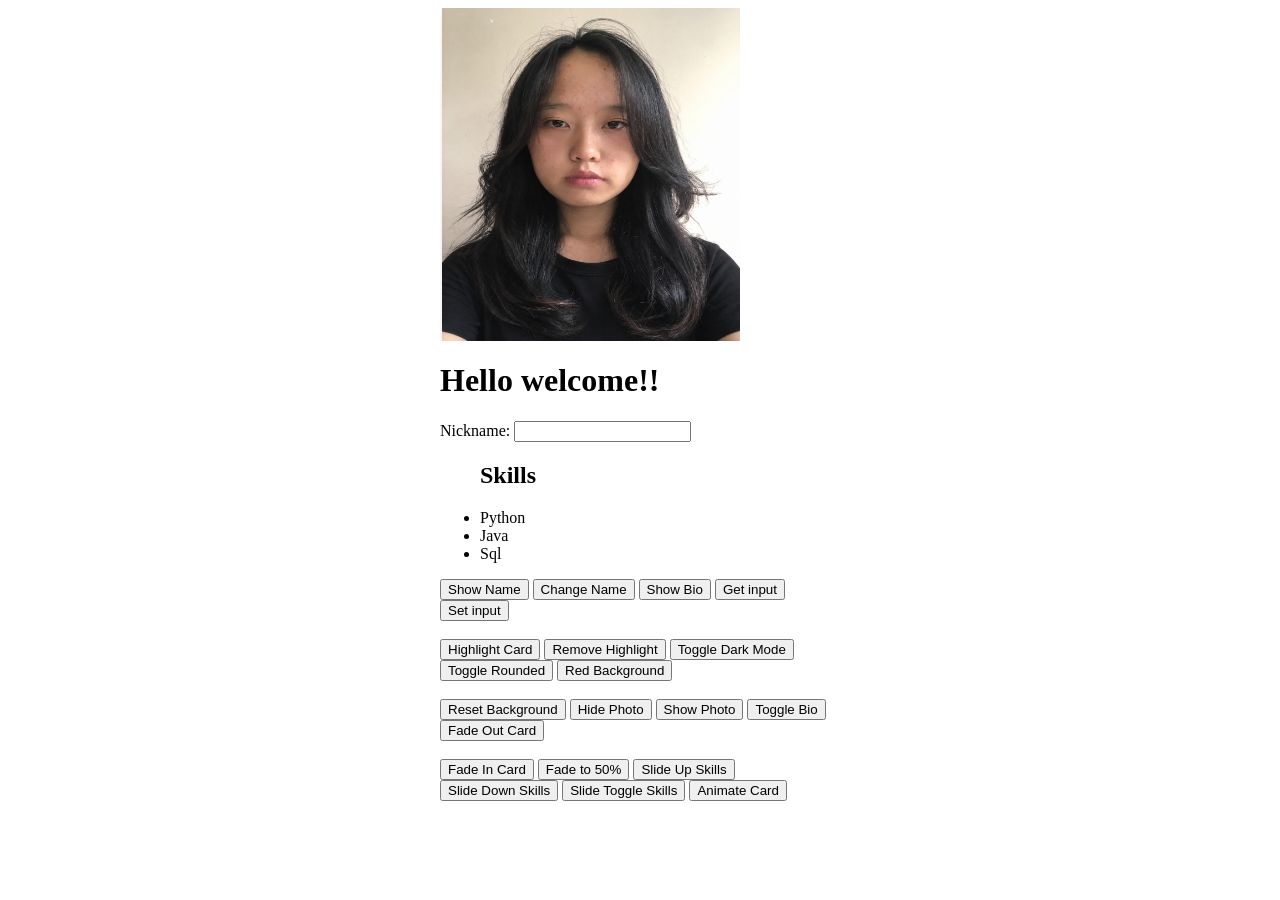
<file: week3/student.html>
<html>

<head>
  <title> Student</title>


  <script src="https://code.jquery.com/jquery-3.7.1.min.js"></script>

  <script>
    $(document).ready(function () {
      $("#button1").click(function () {
        $("#show").text("Dolly");
      });
      $("#button2").click(function () {
        $("#show").text("Yangji Tamang");
      });

      $("#button3").click(function () {
        $("#output").text($("#bio").html(" I am Yangji Tamang, a BSc IT student interested in programming, web development, and technology"));
      });
      $("#button4").click(function () {
        $("#output").text($("#nickname").val());


      });
      $("#button5").click(function () {
        $("#nickname").val("jQuery Pro");


      });
      $("#button6").click(function () {
        $("#profile_card").addClass("highlighted");

      });
      $("#button7").click(function () {
        $("#profile_card").removeClass("highlighted");
      });
      $("#button8").click(function () {
        $("#profile_card").toggleClass("dark_mode");
      });
      $("#button9").click(function () {
        $("#photo").toggleClass("rounded");
      });
      $("#button10").click(function () {
        $("#profile_card").css("background", "#e74c3c");
      });
      $("#button11").click(function () {
        $("#profile_card").css("background", "white");
      });
      $("#button12").click(function () {
        $("#photo").hide("slow");
      });
      $("#button13").click(function () {
        $("#photo").show("slow");
      });
      $("#button14").click(function () {
        $("#bio").toggle();
      });
      $("#button15").click(function () {
        $("#profile_card").fadeOut();
      });
      $("#button16").click(function () {
        $("#profile_card").fadeIn();
      });
      $("#button17").click(function () {
        $("#profile_card").fadeTo("slow", 0.5);
      });
      $("#button18").click(function () {
        $("#slide_list").slideUp();
      });
      $("#button19").click(function () {
        $("#slide_list").slideDown();
      });
      $("#button20").click(function () {
        $("#slide_list").slideToggle();
      });
      $("#button21").click(function () {
        $("#profile_card").animate({ marginLeft: '200px' }, 1000).animate({ marginLeft: '0px' }, 1000);
      });
      $("#photo").mouseenter(function () {
        $(this).addClass("shadow");

      });
      $("#photo").mouseleave(function () {
        $(this).removeClass("shadow");

      });
      $("#nickname").keypress(function () {
        $("#output").text("press key");

      });


    });



  </script>
  <style>
    .highlighted {
      color: blue;
    }

    .dark_mode {
      background-color: black;
      color: white;
    }

    .rounded {
      border-radius: 50%;
    }

    .shadow {
      box-shadow: 0 0 15px black;
    }

    #profile_card {
      width: 400px;
      margin: auto;
    }
  </style>
</head>

<body>
  <div id="profile_card">
    <img id="photo" src="photo.png" width="300" height="333">

    <h1 id="h1">Hello welcome!!</h1>

    <p id="show"></p>
    <p id="bio"></p>
    <p>Nickname: <input type="text" id="nickname" value=""></p>
    <p id="output"></p>
    <ul id="slide_list">
      <h2>Skills</h2>
      <li>Python</li>
      <li>Java</li>
      <li>Sql</li>


    </ul>


  
  <button id="button1">Show Name</button>
  <button id="button2">Change Name</button>
  <button id="button3">Show Bio</button>
  <button id="button4">Get input </button>
  <button id="button5">Set input</button><br><br>
  <button id="button6">Highlight Card</button>
  <button id="button7">Remove Highlight</button>
  <button id="button8">Toggle Dark Mode</button>
  <button id="button9">Toggle Rounded</button>
  <button id="button10">Red Background</button><br><br>
  <button id="button11">Reset Background</button>
  <button id="button12">Hide Photo</button>
  <button id="button13">Show Photo</button>
  <button id="button14">Toggle Bio</button>
  <button id="button15">Fade Out Card</button><br><br>
  <button id="button16">Fade In Card</button>
  <button id="button17">Fade to 50%</button>
  <button id="button18">Slide Up Skills</button>
  <button id="button19">Slide Down Skills</button>
  <button id="button20">Slide Toggle Skills</button>
  <button id="button21">Animate Card</button><br><br>

</div>
















</body>

</html>
</file>
<file: style.css>
* {
    margin: 0;
    padding: 0;
    box-sizing: border-box;
}

:root {
    --cream: #fffaf5;
    --cream-dark: #f4e9df;

    --pink: #dfa0a9;
    --pink-dark: #b96d78;
    --pink-light: #f7dfe1;
    --pink-soft: #fff0f1;

    --brown: #493029;
    --brown-light: #765b52;

    --white: #ffffff;

    --border: #eadfd7;
}


/* ================= BASIC ================= */

html {
    scroll-behavior: smooth;
}

body {
    font-family: "DM Sans", sans-serif;
    background: var(--cream);
    color: var(--brown);
    overflow-x: hidden;
}

h1,
h2,
h3 {
    font-family: "Playfair Display", serif;
}

a {
    text-decoration: none;
}


/* ================= NAVBAR ================= */

nav {
    height: 76px;

    display: flex;
    align-items: center;
    justify-content: space-between;

    padding: 0 7%;

    background: rgba(255, 250, 245, 0.94);

    backdrop-filter: blur(15px);

    position: sticky;
    top: 0;

    z-index: 100;

    border-bottom: 1px solid rgba(73, 48, 41, 0.06);
}

.logo {
    display: flex;
    align-items: center;
    gap: 10px;

    font-family: "Playfair Display", serif;

    font-size: 25px;
    font-weight: 700;
}

.logo span {
    color: var(--pink-dark);
}

.cake-logo {
    width: 38px;
    height: 38px;

    border-radius: 50%;

    display: grid;
    place-items: center;

    background: var(--pink-light);

    font-size: 19px;
}

.nav-links {
    display: flex;
    gap: 34px;

    list-style: none;
}

.nav-links a {
    color: var(--brown-light);

    font-size: 14px;
    font-weight: 500;

    transition: 0.2s;
}

.nav-links a:hover {
    color: var(--pink-dark);
}

.nav-btn {
    padding: 12px 22px;

    background: var(--brown);
    color: white;

    border-radius: 30px;

    font-size: 13px;
    font-weight: 700;
}


/* ================= HERO ================= */

.hero {
    min-height: 700px;

    display: grid;
    grid-template-columns: 1fr 1fr;

    align-items: center;

    gap: 50px;

    padding: 70px 8%;

    position: relative;

    overflow: hidden;
}

.hero::before {
    content: "";

    position: absolute;

    width: 550px;
    height: 550px;

    right: -170px;
    top: -170px;

    border-radius: 50%;

    background: var(--pink-light);

    opacity: 0.7;
}

.hero-text {
    position: relative;
    z-index: 2;
}

.eyebrow {
    display: inline-block;

    padding: 9px 16px;

    background: var(--pink-soft);

    color: var(--pink-dark);

    border-radius: 30px;

    font-size: 12px;
    font-weight: 700;

    margin-bottom: 22px;
}

.hero h1 {
    font-size: clamp(50px, 6vw, 82px);

    line-height: 0.98;

    letter-spacing: -2px;

    margin-bottom: 25px;
}

.hero h1 span {
    color: var(--pink-dark);
}

.hero p {
    max-width: 520px;

    color: var(--brown-light);

    font-size: 17px;

    line-height: 1.7;

    margin-bottom: 30px;
}

.hero-buttons {
    display: flex;
    gap: 13px;

    flex-wrap: wrap;
}

.primary-btn,
.secondary-btn {
    display: inline-block;

    padding: 15px 25px;

    border-radius: 30px;

    font-size: 14px;
    font-weight: 700;

    transition: 0.25s;
}

.primary-btn {
    background: var(--brown);
    color: white;
}

.primary-btn:hover {
    transform: translateY(-3px);
}

.secondary-btn {
    background: white;
    color: var(--brown);

    border: 1px solid var(--border);
}

.trust {
    display: flex;

    gap: 25px;

    margin-top: 30px;
}

.trust div {
    color: var(--brown-light);

    font-size: 12px;
}


/* ================= HERO PHONE ================= */

.hero-phone-area {
    min-height: 580px;

    display: flex;
    align-items: center;
    justify-content: center;

    position: relative;
}

.phone {
    width: 290px;
    height: 570px;

    padding: 9px;

    background: #181313;

    border-radius: 42px;

    box-shadow:
        0 30px 70px rgba(73, 48, 41, 0.25);

    transform: rotate(2deg);

    position: relative;
    z-index: 5;
}

.phone-screen {
    height: 100%;

    overflow: hidden;

    background: var(--cream);

    border-radius: 34px;
}

.phone-top {
    display: flex;
    justify-content: space-between;
    align-items: center;

    padding: 22px 17px 10px;
}

.phone-logo {
    font-family: "Playfair Display", serif;

    font-size: 17px;

    font-weight: 700;
}

.avatar {
    width: 30px;
    height: 30px;

    display: grid;
    place-items: center;

    background: var(--pink-light);

    border-radius: 50%;
}

.search {
    margin: 5px 17px 13px;

    padding: 11px 14px;

    background: white;

    border-radius: 15px;

    color: #9d8880;

    font-size: 11px;
}

.app-title {
    padding: 0 17px;

    font-family: "Playfair Display", serif;

    font-size: 21px;
}

.categories {
    display: flex;

    gap: 8px;

    padding: 13px 17px;

    overflow: hidden;
}

.category {
    min-width: 60px;
    height: 58px;

    display: flex;
    flex-direction: column;
    align-items: center;
    justify-content: center;

    background: white;

    border-radius: 15px;

    font-size: 18px;
}

.category small {
    margin-top: 4px;

    font-size: 8px;
}

.cake-card {
    margin: 5px 17px;

    padding: 10px;

    background: white;

    border-radius: 20px;

    box-shadow: 0 7px 20px rgba(73, 48, 41, 0.07);
}

.cake-img {
    height: 160px;

    border-radius: 15px;

    background-image:
        url("https://images.unsplash.com/photo-1578985545062-69928b1d9587?auto=format&fit=crop&w=600&q=80");

    background-size: cover;
    background-position: center;
}

.cake-info {
    padding: 10px 3px 3px;
}

.cake-info strong {
    font-family: "Playfair Display", serif;

    font-size: 15px;
}

.cake-info p {
    margin: 4px 0;

    color: #8b756d;

    font-size: 9px;
}

.price {
    font-size: 12px;
    font-weight: 700;
}

.custom-btn {
    width: 100%;

    margin-top: 7px;

    padding: 9px;

    border: none;

    background: var(--pink);

    color: white;

    border-radius: 10px;

    font-size: 9px;
    font-weight: 700;
}


/* FLOATING CARDS */

.floating-card {
    position: absolute;

    padding: 15px;

    background: white;

    border-radius: 18px;

    box-shadow: 0 20px 50px rgba(73, 48, 41, 0.14);

    z-index: 8;
}

.rating-card {
    left: 5%;
    top: 17%;
}

.rating-card strong {
    font-size: 15px;
}

.rating-card small {
    display: block;

    margin-top: 4px;

    color: #8a746c;

    font-size: 10px;
}

.delivery-card {
    right: 0;
    bottom: 16%;

    display: flex;
    align-items: center;

    gap: 10px;
}

.delivery-icon {
    width: 40px;
    height: 40px;

    display: grid;
    place-items: center;

    background: var(--pink-light);

    border-radius: 12px;
}

.delivery-card strong {
    font-size: 12px;
}

.delivery-card small {
    display: block;

    color: #8a746c;

    font-size: 9px;
}


/* ================= STATS ================= */

.stats {
    display: grid;

    grid-template-columns: repeat(4, 1fr);

    padding: 30px 8%;

    background: var(--brown);

    color: white;

    text-align: center;
}

.stat strong {
    font-family: "Playfair Display", serif;

    font-size: 28px;
}

.stat span {
    display: block;

    margin-top: 5px;

    color: #d8c4bb;

    font-size: 12px;
}


/* ================= SECTION ================= */

.section {
    padding: 100px 8%;
}

.section-header {
    max-width: 680px;

    margin: 0 auto 55px;

    text-align: center;
}

.section-header span,
.custom-copy > span,
.chat-copy > span,
.delivery-content > span,
.reward-copy > span,
.cta > span {
    color: var(--pink-dark);

    font-size: 11px;

    font-weight: 700;

    letter-spacing: 2px;
}

.section-header h2 {
    margin: 13px 0;

    font-size: 48px;

    line-height: 1.1;
}

.section-header p {
    color: var(--brown-light);

    line-height: 1.7;
}


/* ================= FEATURES ================= */

.features {
    display: grid;

    grid-template-columns: repeat(3, 1fr);

    gap: 20px;
}

.feature {
    padding: 35px;

    background: white;

    border: 1px solid var(--border);

    border-radius: 25px;

    transition: 0.3s;
}

.feature:hover {
    transform: translateY(-7px);

    box-shadow:
        0 20px 50px rgba(73, 48, 41, 0.1);
}

.feature-icon {
    width: 54px;
    height: 54px;

    display: grid;
    place-items: center;

    margin-bottom: 20px;

    background: var(--pink-soft);

    border-radius: 17px;

    font-size: 25px;
}

.feature h3 {
    margin-bottom: 10px;

    font-size: 23px;
}

.feature p {
    color: var(--brown-light);

    font-size: 14px;

    line-height: 1.7;
}


/* ================= CUSTOM ================= */

.custom-section {
    background: #f4e7dd;
}

.custom-layout {
    display: grid;

    grid-template-columns: 1fr 1fr;

    gap: 70px;

    align-items: center;
}

.custom-copy h2 {
    margin: 15px 0 20px;

    font-size: 52px;

    line-height: 1.05;
}

.custom-copy p {
    margin-bottom: 25px;

    color: var(--brown-light);

    line-height: 1.7;
}

.check-list {
    list-style: none;
}

.check-list li {
    margin: 13px 0;

    font-size: 14px;
}

.check-list li::before {
    content: "✓";

    display: inline-grid;
    place-items: center;

    width: 22px;
    height: 22px;

    margin-right: 10px;

    background: var(--pink);

    color: white;

    border-radius: 50%;

    font-size: 11px;
}


/* ================= INQUIRY CARD ================= */

.inquiry {
    padding: 25px;

    background: white;

    border-radius: 30px;

    box-shadow:
        0 25px 70px rgba(73, 48, 41, 0.12);
}

.inquiry-top {
    display: flex;

    align-items: center;
    justify-content: space-between;

    margin-bottom: 20px;
}

.inquiry-title {
    font-family: "Playfair Display", serif;

    font-size: 23px;
}

.status {
    padding: 7px 12px;

    background: #edf7ef;

    color: #477653;

    border-radius: 20px;

    font-size: 9px;
}


/* UPLOADED PHOTO */

.upload-box {
    display: flex;

    gap: 14px;

    padding: 10px;

    background: #faf5f0;

    border-radius: 18px;
}

.uploaded-cake {
    width: 100px;
    height: 100px;

    flex-shrink: 0;

    border-radius: 13px;

    background-image:
        url("https://images.unsplash.com/photo-1551024506-0bccd828d307?auto=format&fit=crop&w=500&q=80");

    background-size: cover;
    background-position: center;
}

.upload-info {
    display: flex;
    flex-direction: column;

    justify-content: center;
}

.upload-info strong {
    font-size: 13px;
}

.upload-info small {
    margin: 5px 0;

    color: #8f7970;

    font-size: 9px;
}

.upload-info span {
    color: #56805e;

    font-size: 9px;
}


.form-row {
    display: grid;

    grid-template-columns: 1fr 1fr;

    gap: 12px;

    margin-top: 13px;
}

.input {
    padding: 12px;

    background: #faf6f2;

    border-radius: 12px;
}

.input small,
.message-input small,
.order-grid small,
.delivery-info small,
.order-total small {
    display: block;

    margin-bottom: 4px;

    color: #9a847b;

    font-size: 8px;
}

.input strong {
    font-size: 11px;
}

.message-input {
    margin-top: 13px;

    padding: 13px;

    background: #faf6f2;

    border-radius: 12px;
}

.message-input strong {
    font-size: 11px;
}

.request-footer {
    display: flex;

    align-items: center;
    justify-content: space-between;

    gap: 15px;

    margin-top: 15px;
}

.request-footer span {
    font-size: 10px;
}

.send-request {
    padding: 11px 15px;

    border: none;

    background: var(--brown);

    color: white;

    border-radius: 10px;

    font-size: 9px;
    font-weight: 700;

    cursor: pointer;
}


/* ================= CHAT ================= */

.chat-section {
    background: var(--cream);
}

.chat-layout {
    display: grid;

    grid-template-columns: 1fr 1fr;

    gap: 70px;

    align-items: center;
}

.chat-phone {
    width: 310px;
    height: 555px;

    padding: 8px;

    margin: auto;

    background: #191414;

    border-radius: 38px;

    box-shadow:
        0 30px 70px rgba(73, 48, 41, 0.2);
}

.chat-screen {
    height: 100%;

    overflow: hidden;

    background: #fffaf7;

    border-radius: 30px;
}

.chat-header {
    display: flex;

    align-items: center;

    gap: 10px;

    padding: 25px 18px 15px;

    background: white;

    border-bottom: 1px solid #eee;
}

.bakery-avatar {
    width: 38px;
    height: 38px;

    display: grid;
    place-items: center;

    background: var(--pink-light);

    border-radius: 50%;
}

.chat-header strong {
    font-size: 13px;
}

.online {
    display: block;

    margin-top: 2px;

    color: #5c9568;

    font-size: 8px;
}

.messages {
    padding: 18px;
}

.message {
    max-width: 82%;

    padding: 10px 12px;

    margin-bottom: 9px;

    border-radius: 14px;

    font-size: 9px;

    line-height: 1.5;
}

.message.customer {
    margin-left: auto;

    background: var(--pink-light);

    border-bottom-right-radius: 4px;
}

.message.bakery {
    background: white;

    border: 1px solid #eee5df;

    border-bottom-left-radius: 4px;
}


/* SENT PHOTO */

.sent-photo {
    width: 150px;

    margin-left: auto;

    margin-bottom: 10px;

    overflow: hidden;

    background: white;

    border-radius: 15px;

    box-shadow: 0 5px 15px rgba(73, 48, 41, 0.08);
}

.sent-photo-image {
    height: 100px;

    background-image:
        url("https://images.unsplash.com/photo-1551024506-0bccd828d307?auto=format&fit=crop&w=500&q=80");

    background-size: cover;
    background-position: center;
}

.photo-caption {
    padding: 7px;

    color: #806b63;

    font-size: 8px;
}


/* QUOTE */

.quote-message {
    padding: 14px;

    margin-top: 10px;

    background: var(--brown);

    color: white;

    border-radius: 15px;
}

.quote-top {
    display: flex;

    justify-content: space-between;

    margin-bottom: 4px;
}

.quote-message small {
    color: #d8c6bd;

    font-size: 8px;
}

.quote-top span {
    color: #a8d3ad;

    font-size: 8px;
}

.quote-message strong {
    display: block;

    margin: 5px 0;

    font-size: 18px;
}

.accept {
    width: 100%;

    margin-top: 10px;

    padding: 9px;

    border: none;

    background: var(--pink);

    color: white;

    border-radius: 9px;

    font-size: 8px;
    font-weight: 700;
}


/* PROCESS */

.chat-copy h2 {
    margin: 15px 0;

    font-size: 50px;

    line-height: 1.05;
}

.chat-copy > p {
    margin-bottom: 25px;

    color: var(--brown-light);

    line-height: 1.7;
}

.process {
    display: flex;

    gap: 15px;

    margin-bottom: 18px;
}

.process-number {
    width: 36px;
    height: 36px;

    flex-shrink: 0;

    display: grid;
    place-items: center;

    background: var(--pink-soft);

    color: var(--pink-dark);

    border-radius: 12px;

    font-size: 10px;
    font-weight: 700;
}

.process strong {
    font-size: 13px;
}

.process p {
    margin-top: 4px;

    color: var(--brown-light);

    font-size: 11px;
}


/* ================= ORDER ================= */

.order-section {
    background: #f5e9e0;
}

.order-card {
    max-width: 1050px;

    display: grid;

    grid-template-columns: 0.8fr 1.2fr;

    margin: auto;

    overflow: hidden;

    background: white;

    border-radius: 30px;

    box-shadow:
        0 25px 70px rgba(73, 48, 41, 0.1);
}

.order-image {
    min-height: 470px;

    position: relative;

    background-image:
        url("https://images.unsplash.com/photo-1578985545062-69928b1d9587?auto=format&fit=crop&w=800&q=80");

    background-size: cover;

    background-position: center;
}

.image-badge {
    position: absolute;

    left: 20px;
    top: 20px;

    padding: 8px 12px;

    background: rgba(255,255,255,0.9);

    border-radius: 20px;

    font-size: 8px;
    font-weight: 700;
}

.order-details {
    padding: 35px;
}

.order-heading {
    display: flex;

    justify-content: space-between;

    gap: 20px;

    margin-bottom: 28px;
}

.order-heading small {
    color: var(--pink-dark);

    font-size: 9px;
    font-weight: 700;
}

.order-heading h3 {
    margin: 5px 0;

    font-size: 27px;
}

.order-heading span {
    color: var(--brown-light);

    font-size: 10px;
}

.confirmed {
    height: fit-content;

    padding: 7px 11px;

    background: #edf7ef;

    color: #477653;

    border-radius: 20px;

    font-size: 9px;
}

.order-grid {
    display: grid;

    grid-template-columns: 1fr 1fr;

    gap: 10px;
}

.order-grid div {
    padding: 13px;

    background: #faf6f2;

    border-radius: 12px;
}

.order-grid strong {
    font-size: 11px;
}

.delivery-info {
    display: flex;

    gap: 10px;

    margin-top: 15px;
}

.delivery-info > div {
    flex: 1;

    display: flex;

    gap: 8px;

    padding: 12px;

    background: #fffaf7;

    border: 1px solid var(--border);

    border-radius: 12px;
}

.delivery-info > div > span {
    font-size: 17px;
}

.delivery-info strong {
    font-size: 9px;
}

.order-total {
    display: flex;

    align-items: center;
    justify-content: space-between;

    gap: 20px;

    margin-top: 22px;

    padding-top: 20px;

    border-top: 1px solid var(--border);
}

.order-total strong {
    display: block;

    font-family: "Playfair Display", serif;

    font-size: 25px;
}

.place-order {
    padding: 15px 20px;

    border: none;

    background: var(--brown);

    color: white;

    border-radius: 12px;

    cursor: pointer;

    font-size: 11px;
    font-weight: 700;

    transition: 0.2s;
}

.place-order:hover {
    transform: translateY(-2px);

    background: #614239;
}

.place-order span {
    margin-left: 8px;

    color: var(--pink);
}


/* ================= REWARDS ================= */

.reward-section {
    padding: 100px 8%;
}

.reward-card {
    max-width: 1050px;

    display: grid;

    grid-template-columns: 1fr 1fr;

    gap: 50px;

    align-items: center;

    margin: auto;

    padding: 55px;

    overflow: hidden;

    position: relative;

    background: var(--brown);

    color: white;

    border-radius: 35px;
}

.reward-card::after {
    content: "🎂";

    position: absolute;

    right: -30px;
    bottom: -60px;

    font-size: 230px;

    opacity: 0.07;
}

.reward-copy h2 {
    margin: 12px 0;

    font-size: 45px;

    line-height: 1.05;
}

.reward-copy p {
    color: #dbc9c1;

    font-size: 14px;

    line-height: 1.6;
}

.stamps {
    display: flex;

    flex-wrap: wrap;

    gap: 10px;

    margin-top: 25px;
}

.stamp {
    width: 45px;
    height: 45px;

    display: grid;
    place-items: center;

    border: 1px dashed #d9b8a9;

    border-radius: 50%;

    font-size: 15px;
}

.stamp.filled {
    background: var(--pink);

    border: none;
}

.free {
    margin-top: 12px;

    color: #f2c8cc;

    font-size: 11px;
}

.reward-visual {
    padding: 25px;

    position: relative;
    z-index: 2;

    background: #fff8f1;

    color: var(--brown);

    border-radius: 25px;
}

.reward-visual-top {
    display: flex;

    justify-content: space-between;

    margin-bottom: 25px;
}

.reward-visual-top small {
    font-size: 8px;
}

.reward-visual h3 {
    margin-top: 3px;

    font-size: 25px;
}

.ticket {
    font-size: 25px;
}

.reward-number {
    font-family: "Playfair Display", serif;

    font-size: 38px;
}

.reward-visual p {
    color: var(--brown-light);

    font-size: 11px;
}

.progress {
    height: 8px;

    margin: 18px 0;

    overflow: hidden;

    background: #eaded4;

    border-radius: 20px;
}

.progress-bar {
    width: 60%;
    height: 100%;

    background: var(--pink);

    border-radius: 20px;
}


/* ================= DELIVERY ================= */

.delivery-section {
    background: #f8eee7;
}

.delivery-content {
    max-width: 850px;

    margin: auto;

    text-align: center;
}

.delivery-content h2 {
    margin: 15px 0;

    font-size: 50px;
}

.delivery-content > p {
    color: var(--brown-light);

    line-height: 1.7;
}

.delivery-box {
    display: flex;

    align-items: center;

    gap: 20px;

    margin-top: 35px;

    padding: 25px;

    background: white;

    text-align: left;

    border-radius: 25px;

    box-shadow:
        0 15px 40px rgba(73, 48, 41, 0.08);
}

.truck {
    width: 65px;
    height: 65px;

    flex-shrink: 0;

    display: grid;
    place-items: center;

    background: var(--pink-soft);

    border-radius: 20px;

    font-size: 30px;
}

.delivery-box h3 {
    font-size: 20px;
}

.delivery-box p {
    margin-top: 4px;

    color: var(--brown-light);

    font-size: 11px;
}

.delivery-status {
    margin-left: auto;

    padding: 8px 12px;

    background: #edf7ef;

    color: #477653;

    border-radius: 20px;

    font-size: 9px;

    white-space: nowrap;
}


/* ================= CTA ================= */

.cta {
    padding: 110px 8%;

    text-align: center;
}

.cta h2 {
    margin: 15px 0 18px;

    font-size: 58px;

    line-height: 1;
}

.cta p {
    max-width: 550px;

    margin: auto auto 28px;

    color: var(--brown-light);

    line-height: 1.7;
}


/* ================= FOOTER ================= */

footer {
    padding: 55px 8% 30px;

    background: #2f211d;

    color: white;
}

.footer-top {
    display: flex;

    justify-content: space-between;

    gap: 40px;
}

.footer-logo {
    font-family: "Playfair Display", serif;

    font-size: 27px;
}

.footer-logo span {
    color: var(--pink);
}

.footer-about {
    max-width: 320px;

    margin-top: 10px;

    color: #c7b5ad;

    font-size: 13px;

    line-height: 1.7;
}

.footer-links {
    display: flex;

    gap: 55px;
}

.footer-column h4 {
    margin-bottom: 15px;

    font-size: 12px;
}

.footer-column a {
    display: block;

    margin: 9px 0;

    color: #bca9a1;

    font-size: 11px;
}

.copyright {
    margin-top: 40px;

    padding-top: 20px;

    border-top: 1px solid rgba(255,255,255,0.08);

    color: #927f77;

    font-size: 10px;
}


/* ================= RESPONSIVE ================= */

@media (max-width: 950px) {

    .nav-links {
        display: none;
    }

    .hero,
    .custom-layout,
    .chat-layout,
    .reward-card,
    .order-card {
        grid-template-columns: 1fr;
    }

    .hero {
        text-align: center;
    }

    .hero p {
        margin-left: auto;
        margin-right: auto;
    }

    .hero-buttons,
    .trust {
        justify-content: center;
    }

    .features {
        grid-template-columns: 1fr 1fr;
    }

    .stats {
        grid-template-columns: 1fr 1fr;

        gap: 25px;
    }

    .custom-copy,
    .chat-copy {
        text-align: center;
    }

    .check-list {
        max-width: 320px;

        margin: auto;

        text-align: left;
    }

    .process {
        text-align: left;
    }

    .order-image {
        min-height: 400px;
    }

    .footer-top {
        flex-direction: column;
    }
}


@media (max-width: 600px) {

    nav {
        padding: 0 5%;
    }

    .nav-btn {
        padding: 9px 15px;

        font-size: 10px;
    }

    .hero {
        padding: 55px 5%;
    }

    .hero h1 {
        font-size: 52px;
    }

    .hero-phone-area {
        min-height: 600px;
    }

    .phone {
        width: 270px;
    }

    .rating-card {
        left: 0;
    }

    .delivery-card {
        right: -10px;
    }

    .features {
        grid-template-columns: 1fr;
    }

    .section,
    .reward-section,
    .cta {
        padding: 70px 5%;
    }

    .section-header h2,
    .custom-copy h2,
    .chat-copy h2,
    .delivery-content h2 {
        font-size: 38px;
    }

    .reward-card {
        padding: 30px 22px;
    }

    .reward-copy h2 {
        font-size: 38px;
    }

    .order-details {
        padding: 25px 20px;
    }

    .order-heading {
        flex-direction: column;
    }

    .delivery-info {
        flex-direction: column;
    }

    .delivery-box {
        align-items: flex-start;
    }

    .delivery-status {
        margin-left: 0;
    }

    .order-total {
        flex-direction: column;
        align-items: flex-start;
    }

    .place-order {
        width: 100%;
    }

    .footer-links {
        gap: 25px;
    }
}
</file>
